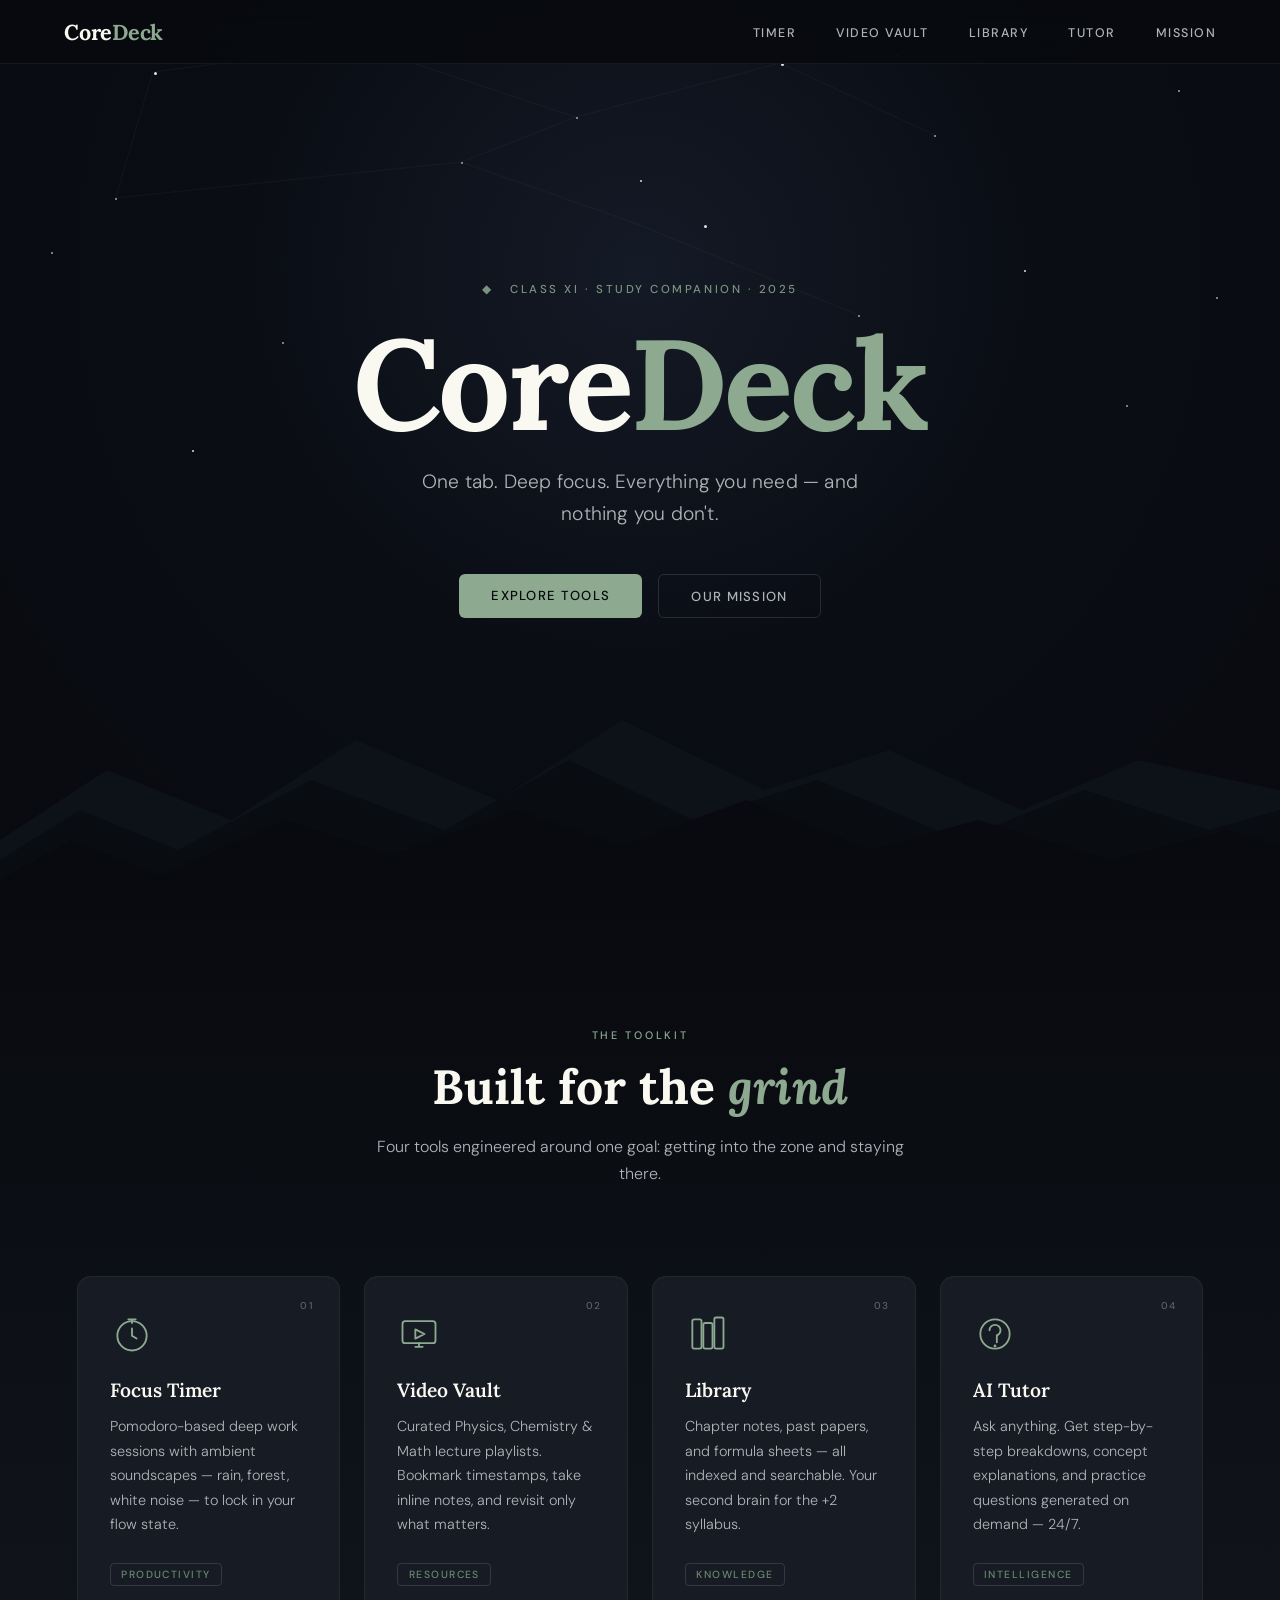
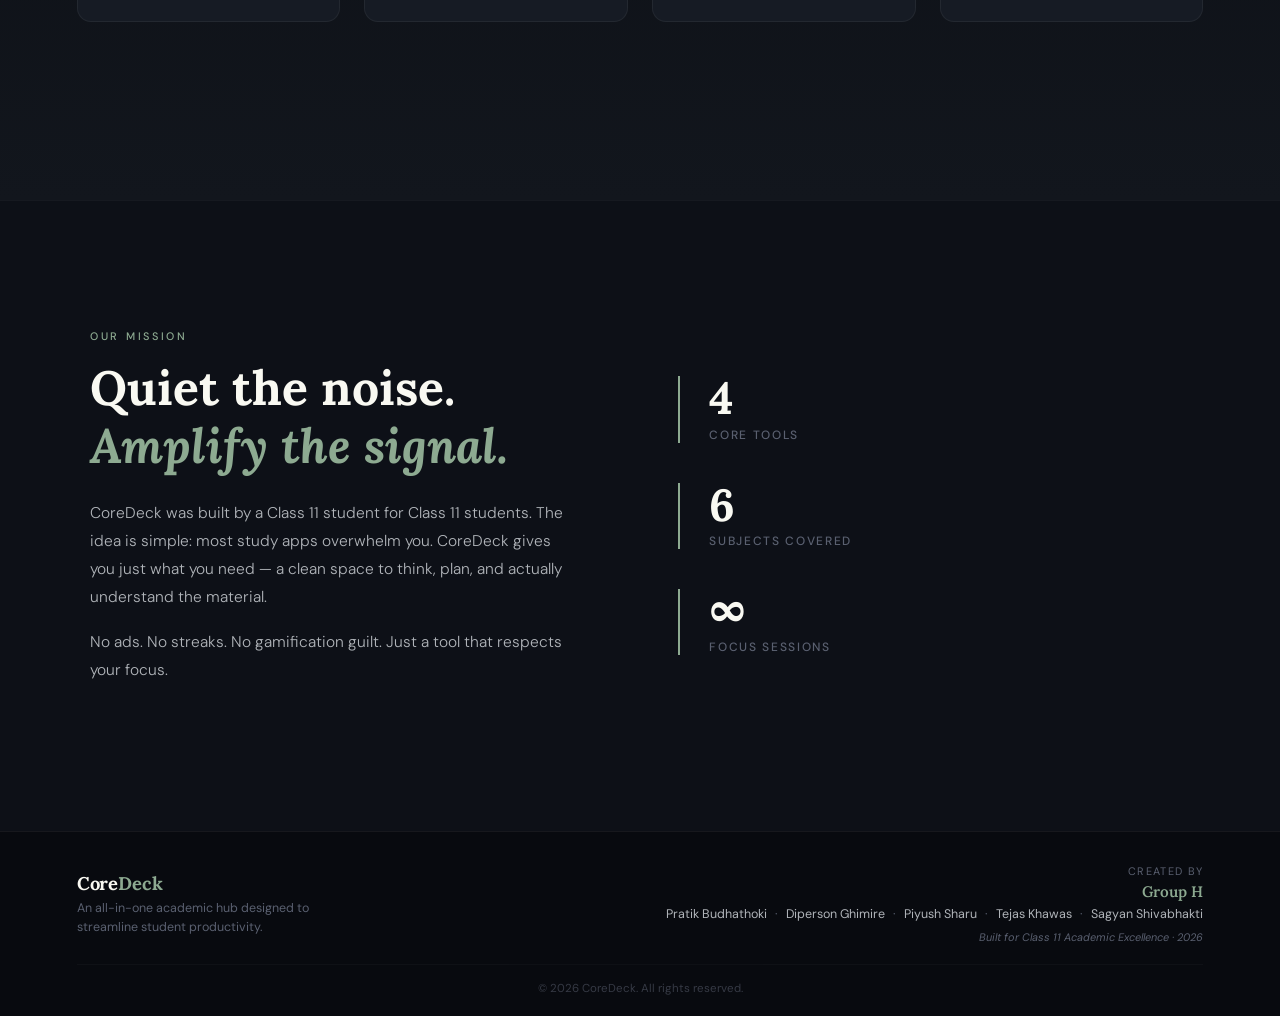
<file: index.html>
<!DOCTYPE html>
<html lang="en">
<head>
  <meta charset="UTF-8" />
  <meta name="viewport" content="width=device-width, initial-scale=1.0" />
  <title>CoreDeck — Late Night Study</title>
  <link rel="preconnect" href="https://fonts.googleapis.com" />
  <link rel="preconnect" href="https://fonts.gstatic.com" crossorigin />
  <link href="https://fonts.googleapis.com/css2?family=Lora:wght@400;600;700&family=DM+Sans:wght@300;400;500&display=swap" rel="stylesheet" />
  <link rel="stylesheet" href="style.css" />
</head>
<body>

  <!-- =============================================
       NAVIGATION
       HOME · TIMER · VIDEO VAULT · LIBRARY · TUTOR · MISSION
       Background: rgba(0,0,0,0.2) + blur(12px) — seamlessly
       blends into the night sky, matching the original design.
  ============================================= -->
  <nav class="navbar">
    <a href="index.html" class="nav-logo">Core<span>Deck</span></a>
    <ul class="nav-links">
      
      <li><a href="timer.html">Timer</a></li>
      <li><a href="videos.html">Video Vault</a></li>
      <li><a href="library.html">Library</a></li>
      <li><a href="tutor.html">Tutor</a></li>
      <li><a href="#mission">Mission</a></li>
    </ul>
  </nav>

  <!-- =============================================
       HERO SECTION (full-screen, 100vh)
       Contains: Star Constellation + Mountain Silhouette + Text
  ============================================= -->
  <section class="hero" id="home">

    <!--
      STAR CONSTELLATION
      ─────────────────────────────────────────────
      Each .star is a tiny CSS-generated dot (border-radius: 50%).
      The 'pulse-glow' animation uses box-shadow to create a soft,
      expanding luminous ring and opacity to gently fade in/out.
      animation-delay is varied per star so they don't pulse in sync,
      giving the sky a natural, alive feeling.
      ─────────────────────────────────────────────
    -->
    <div class="stars-container" aria-hidden="true">
      <!-- Scattered stars — positions set via inline style -->
      <span class="star s1"  style="top:8%;  left:12%"></span>
      <span class="star s2"  style="top:5%;  left:28%"></span>
      <span class="star s3"  style="top:13%; left:45%"></span>
      <span class="star s4"  style="top:7%;  left:61%"></span>
      <span class="star s5"  style="top:15%; left:73%"></span>
      <span class="star s6"  style="top:4%;  left:84%"></span>
      <span class="star s7"  style="top:22%; left:9%"></span>
      <span class="star s8"  style="top:18%; left:36%"></span>
      <span class="star s9"  style="top:25%; left:55%"></span>
      <span class="star s10" style="top:10%; left:92%"></span>
      <span class="star s11" style="top:30%; left:80%"></span>
      <span class="star s12" style="top:38%; left:22%"></span>
      <span class="star s13" style="top:35%; left:67%"></span>
      <span class="star s14" style="top:42%; left:48%"></span>
      <span class="star s15" style="top:20%; left:50%"></span>
      <span class="star s16" style="top:28%; left:4%"></span>
      <span class="star s17" style="top:45%; left:88%"></span>
      <span class="star s18" style="top:6%;  left:70%"></span>
      <span class="star s19" style="top:33%; left:95%"></span>
      <span class="star s20" style="top:50%; left:15%"></span>

      <!-- Constellation connector lines (SVG overlay) -->
      <svg class="constellation-lines" viewBox="0 0 1440 900" preserveAspectRatio="none" aria-hidden="true">
        <line x1="173"  y1="72"  x2="403"  y2="45"  />
        <line x1="403"  y1="45"  x2="648"  y2="117" />
        <line x1="648"  y1="117" x2="878"  y2="63"  />
        <line x1="878"  y1="63"  x2="1051" y2="135" />
        <line x1="130"  y1="198" x2="519"  y2="162" />
        <line x1="519"  y1="162" x2="720"  y2="225" />
        <line x1="720"  y1="225" x2="965"  y2="315" />
        <line x1="172"  y1="72"  x2="130"  y2="198" />
        <line x1="648"  y1="117" x2="519"  y2="162" />
      </svg>
    </div>

    <!-- Hero text block -->
    <div class="hero-content">
      <p class="hero-eyebrow">&#9670; &nbsp; Class XI · Study Companion · 2025</p>
      <h1 class="hero-title">Core<span>Deck</span></h1>
      <p class="hero-tagline">One tab. Deep focus. Everything you need — and nothing you don't.</p>

      <div class="hero-cta-group">
        <a href="#toolkit-section" class="btn btn-primary">Explore Tools</a>
        <a href="#mission"  class="btn btn-ghost">Our Mission</a>
      </div>
    </div>

    <!-- Scroll indicator -->
    <div class="scroll-hint" aria-label="Scroll down">
      <span class="scroll-label">SCROLL</span>
      <div class="scroll-arrow"></div>
    </div>

    <!--
      MOUNTAIN SILHOUETTE
      ─────────────────────────────────────────────
      Three layered SVG mountain ranges sit at the bottom of the hero.
      Each layer is a different shade of near-black to create depth.
      They overlap so the darkest (foreground) covers the others.
      ─────────────────────────────────────────────
    -->
    <div class="mountains" aria-hidden="true">
      <!-- Back range -->
      <svg class="mountain-layer mountain-back" viewBox="0 0 1440 220" preserveAspectRatio="none">
        <path d="M0,220 L0,160 L120,90 L260,140 L400,60 L560,120 L700,40 L860,110 L1000,70 L1150,130 L1280,80 L1440,110 L1440,220 Z"/>
      </svg>
      <!-- Mid range -->
      <svg class="mountain-layer mountain-mid" viewBox="0 0 1440 220" preserveAspectRatio="none">
        <path d="M0,220 L0,180 L90,130 L200,170 L350,100 L500,150 L640,80 L780,140 L920,100 L1080,160 L1220,110 L1360,150 L1440,130 L1440,220 Z"/>
      </svg>
      <!-- Front range -->
      <svg class="mountain-layer mountain-front" viewBox="0 0 1440 220" preserveAspectRatio="none">
        <path d="M0,220 L0,200 L80,160 L180,195 L320,140 L440,175 L580,130 L700,165 L840,120 L980,170 L1100,140 L1250,180 L1380,150 L1440,165 L1440,220 Z"/>
      </svg>
    </div>
  </section>

  <!-- =============================================
       FEATURES GALLERY SECTION
       ─────────────────────────────────────────────
       SMOOTH SCROLL LOGIC
       The navbar links use href="#toolkit-section" (anchor).
       CSS sets html { scroll-behavior: smooth } so the browser
       animates the scroll position natively — no JS needed.
       The hero's 100vh height ensures the gallery section begins
       just below the fold, making the scroll feel like a cinematic
       reveal rather than an abrupt jump.
       ─────────────────────────────────────────────
  ============================================= -->
  <section class="features" id="toolkit-section">
    <div class="section-header">
      <span class="section-label">THE TOOLKIT</span>
      <h2 class="section-title">Built for the <em>grind</em></h2>
      <p class="section-sub">Four tools engineered around one goal: getting into the zone and staying there.</p>
    </div>

    <div class="cards-grid">

      <!-- Card 1: Focus Timer -->
      <a href="timer.html" class="card-link">
        <article class="feature-card" data-index="01">
          <div class="card-icon">
            <svg viewBox="0 0 48 48" fill="none" xmlns="http://www.w3.org/2000/svg">
              <circle cx="24" cy="26" r="16" stroke="currentColor" stroke-width="2"/>
              <path d="M24 18v8l5 3" stroke="currentColor" stroke-width="2" stroke-linecap="round"/>
              <path d="M20 8h8M24 8v4" stroke="currentColor" stroke-width="2" stroke-linecap="round"/>
            </svg>
          </div>
          <h3 class="card-title">Focus Timer</h3>
          <p class="card-desc">Pomodoro-based deep work sessions with ambient soundscapes — rain, forest, white noise — to lock in your flow state.</p>
          <span class="card-tag">Productivity</span>
        </article>
      </a>

      <!-- Card 2: Video Vault -->
      <a href="videos.html" class="card-link">
        <article class="feature-card" data-index="02">
          <div class="card-icon">
            <svg viewBox="0 0 48 48" fill="none" xmlns="http://www.w3.org/2000/svg">
              <rect x="6" y="10" width="36" height="24" rx="3" stroke="currentColor" stroke-width="2"/>
              <path d="M20 38h8M24 34v4" stroke="currentColor" stroke-width="2" stroke-linecap="round"/>
              <path d="M20 19l10 5-10 5V19z" stroke="currentColor" stroke-width="2" stroke-linejoin="round"/>
            </svg>
          </div>
          <h3 class="card-title">Video Vault</h3>
          <p class="card-desc">Curated Physics, Chemistry & Math lecture playlists. Bookmark timestamps, take inline notes, and revisit only what matters.</p>
          <span class="card-tag">Resources</span>
        </article>
      </a>

      <!-- Card 3: Library -->
      <a href="library.html" class="card-link">
        <article class="feature-card" data-index="03">
          <div class="card-icon">
            <svg viewBox="0 0 48 48" fill="none" xmlns="http://www.w3.org/2000/svg">
              <rect x="8" y="8" width="10" height="32" rx="2" stroke="currentColor" stroke-width="2"/>
              <rect x="20" y="12" width="10" height="28" rx="2" stroke="currentColor" stroke-width="2"/>
              <rect x="32" y="6" width="10" height="34" rx="2" stroke="currentColor" stroke-width="2"/>
            </svg>
          </div>
          <h3 class="card-title">Library</h3>
          <p class="card-desc">Chapter notes, past papers, and formula sheets — all indexed and searchable. Your second brain for the +2 syllabus.</p>
          <span class="card-tag">Knowledge</span>
        </article>
      </a>

      <!-- Card 4: AI Tutor -->
      <a href="tutor.html" class="card-link">
        <article class="feature-card" data-index="04">
          <div class="card-icon">
            <svg viewBox="0 0 48 48" fill="none" xmlns="http://www.w3.org/2000/svg">
              <path d="M24 8a16 16 0 110 32A16 16 0 0124 8z" stroke="currentColor" stroke-width="2"/>
              <path d="M18 20c0-3.31 2.69-6 6-6s6 2.69 6 6c0 2.5-1.5 4.5-4 5.5V33" stroke="currentColor" stroke-width="2" stroke-linecap="round"/>
              <circle cx="24" cy="37" r="1.5" fill="currentColor"/>
            </svg>
          </div>
          <h3 class="card-title">AI Tutor</h3>
          <p class="card-desc">Ask anything. Get step-by-step breakdowns, concept explanations, and practice questions generated on demand — 24/7.</p>
          <span class="card-tag">Intelligence</span>
        </article>
      </a>

    </div>
  </section>

  <!-- =============================================
       MISSION SECTION (anchor: #mission)
  ============================================= -->
  <section class="mission" id="mission">
    <div class="mission-inner">
      <div class="mission-text">
        <span class="section-label">OUR MISSION</span>
        <h2 class="section-title">Quiet the noise.<br/><em>Amplify the signal.</em></h2>
        <p>CoreDeck was built by a Class 11 student for Class 11 students. The idea is simple: most study apps overwhelm you. CoreDeck gives you just what you need — a clean space to think, plan, and actually understand the material.</p>
        <p>No ads. No streaks. No gamification guilt. Just a tool that respects your focus.</p>
      </div>
      <div class="mission-stats">
        <div class="stat">
          <span class="stat-num">4</span>
          <span class="stat-label">Core Tools</span>
        </div>
        <div class="stat">
          <span class="stat-num">6</span>
          <span class="stat-label">Subjects Covered</span>
        </div>
        <div class="stat">
          <span class="stat-num">∞</span>
          <span class="stat-label">Focus Sessions</span>
        </div>
      </div>
    </div>
  </section>

  <!-- =============================================
       FOOTER
  ============================================= -->
<footer class="main-footer">
    <div class="footer-container">
        <div class="footer-left">
            <h2 class="nav-logo">Core<span>Deck</span></h2>
            <p class="project-overview">
                An all-in-one academic hub designed to <br> 
                streamline student productivity.
            </p>
            <div class="social-links">
                <a href="#"><i class="github-icon"></i></a> </div>
        </div>

        <div class="footer-right">
            <div class="credits-box">
                <p class="created-label">Created by</p>
                <h3 class="group-name">Group H</h3>
                <ul class="creator-list">
                    <li>Pratik Budhathoki</li>
                    <li>Diperson Ghimire</li>
                    <li>Piyush Sharu</li>
                    <li>Tejas Khawas</li>
                    <li>Sagyan Shivabhakti</li>
                </ul>
                <p class="academic-tag">Built for Class 11 Academic Excellence · 2026</p>
            </div>
        </div>
    </div>
    <div class="footer-bottom">
        <p>© 2026 CoreDeck. All rights reserved.</p>
    </div>
</footer>

<script src="timer-persistence.js"></script>
<script src="miniplayer.js"></script>
</body>
</html>
</file>
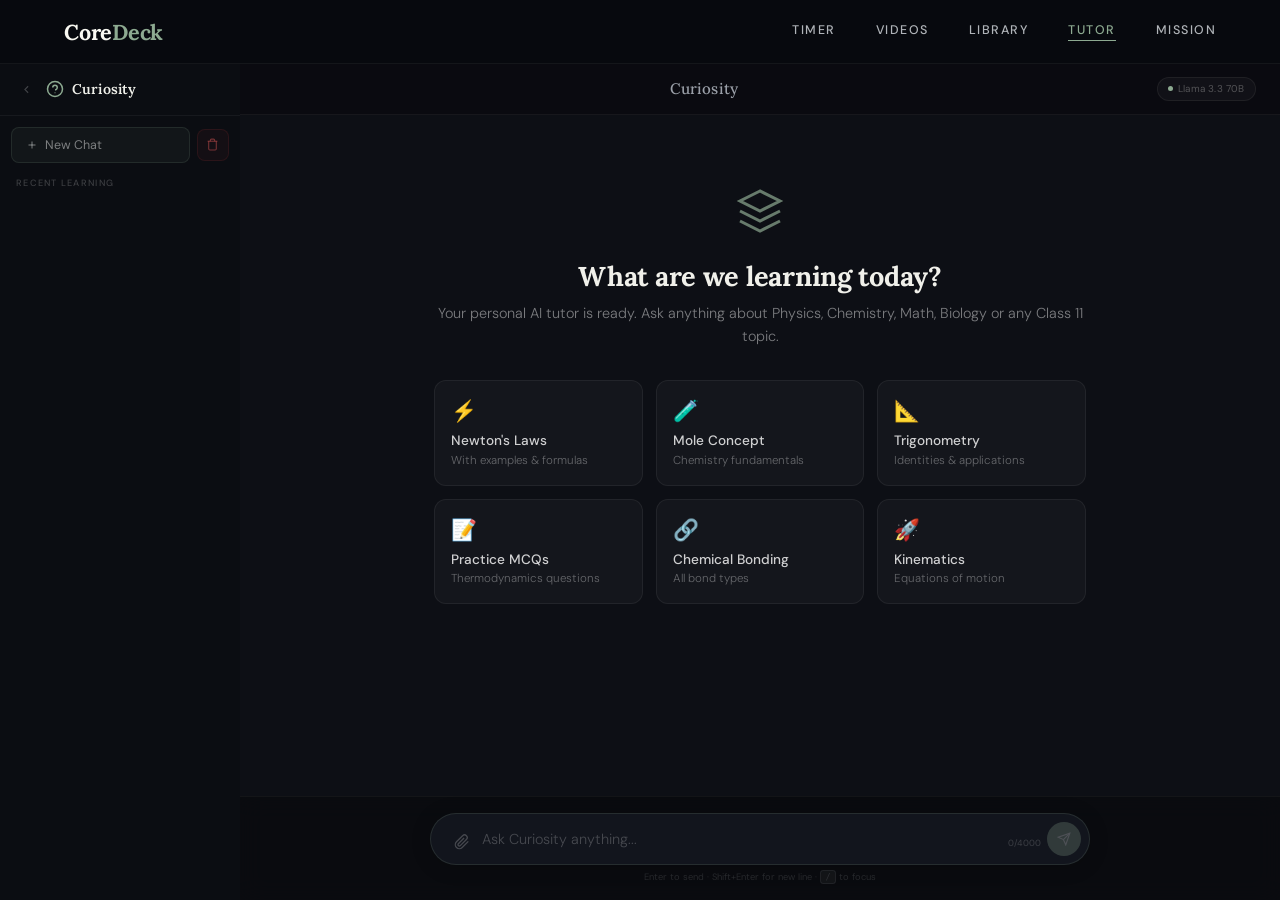
<file: tutor.html>
<!DOCTYPE html>
<html lang="en">
<head>
    <meta charset="UTF-8">
    <meta name="viewport" content="width=device-width, initial-scale=1.0">
    <title>CoreDeck — Curiosity AI</title>
    <link rel="preconnect" href="https://fonts.googleapis.com">
    <link rel="preconnect" href="https://fonts.gstatic.com" crossorigin>
    <link href="https://fonts.googleapis.com/css2?family=Lora:ital,wght@0,400;0,500;0,600;0,700;1,400&family=DM+Sans:ital,wght@0,300;0,400;0,500;0,600;0,700;1,300;1,400&display=swap" rel="stylesheet">
    <link rel="stylesheet" href="style.css">
    <link rel="stylesheet" href="tutor.css">
</head>
<body class="tutor-page">

    <!-- Navbar -->
    <nav class="navbar">
        <a href="index.html" class="nav-logo">Core<span>Deck</span></a>
        <div class="nav-links">
            <a href="timer.html">Timer</a>
            <a href="videos.html">Videos</a>
            <a href="library.html">Library</a>
            <a href="tutor.html" class="active">Tutor</a>
            <a href="index.html#mission">Mission</a>
        </div>
    </nav>

    <div class="tutor-layout">
        <!-- Sidebar -->
        <aside class="tutor-sidebar" id="tutorSidebar">
            <div class="sidebar-header">
                <button class="sidebar-collapse" id="sidebarCollapse" title="Collapse sidebar">
                    <svg viewBox="0 0 24 24" fill="none" stroke="currentColor" stroke-width="2">
                        <polyline points="15 18 9 12 15 6"></polyline>
                    </svg>
                </button>
                <svg class="sidebar-logo" viewBox="0 0 24 24" fill="none" stroke="currentColor" stroke-width="2">
                    <circle cx="12" cy="12" r="10"></circle>
                    <path d="M9 10c0-2 1.5-3 3-3s3 1 3 3 c0 1.5-.8 2.5-2 3v1"></path>
                    <circle cx="12" cy="17" r=".8" fill="currentColor" stroke="none"></circle>
                </svg>
                <!-- Fixed: Removed the '|' separator -->
                <span>Curiosity</span>
            </div>
            
            <div class="sidebar-top-actions">
                <button class="new-chat-btn" id="newChatBtn">
                    <svg viewBox="0 0 24 24" fill="none" stroke="currentColor" stroke-width="2">
                        <line x1="12" y1="5" x2="12" y2="19"></line>
                        <line x1="5" y1="12" x2="19" y2="12"></line>
                    </svg>
                    New Chat
                </button>
                <button class="clear-btn-top" id="clearHistoryBtn" title="Clear all chats">
                    <svg viewBox="0 0 24 24" fill="none" stroke="currentColor" stroke-width="2">
                        <polyline points="3 6 5 6 21 6"></polyline>
                        <path d="M19 6v14a2 2 0 0 1-2 2H7a2 2 0 0 1-2-2V6m3 0V4a2 2 0 0 1 2-2h4a2 2 0 0 1 2 2v2"></path>
                    </svg>
                </button>
            </div>

            <div class="chat-history-label">Recent Learning</div>
            <div class="chat-history-list" id="chatHistoryList">
                <!-- JS populates history -->
            </div>
        </aside>

        <!-- Main Chat Area -->
        <main class="tutor-main">
            <!-- Top Bar -->
            <div class="tutor-topbar">
                <div class="topbar-center">
                    <!-- Fixed: Changed title to Curiosity -->
                    <span class="topbar-title" id="chatTitle">Curiosity</span>
                </div>
                <div class="topbar-right">
                    <div class="model-badge">
                        <span class="model-dot"></span>
                        Llama 3.3 70B
                    </div>
                </div>
            </div>

            <!-- Chat Messages -->
            <div class="chat-messages" id="chatMessages">
                <!-- Welcome State -->
                <div class="welcome-state" id="welcomeState">
                    <svg class="welcome-icon" viewBox="0 0 24 24" fill="none" stroke="currentColor" stroke-width="1.5">
                        <path d="M12 2L2 7l10 5 10-5-10-5zM2 17l10 5 10-5M2 12l10 5 10-5"/>
                    </svg>
                    <h2>What are we learning today?</h2>
                    <p>Your personal AI tutor is ready. Ask anything about Physics, Chemistry, Math, Biology or any Class 11 topic.</p>
                    
                    <div class="welcome-grid">
                        <div class="welcome-card" data-prompt="Explain Newton's Laws of Motion with real-life examples" tabindex="0">
                            <div class="welcome-card-icon">⚡</div>
                            <h4>Newton's Laws</h4>
                            <p>With examples & formulas</p>
                        </div>
                        <div class="welcome-card" data-prompt="Explain the mole concept in chemistry" tabindex="0">
                            <div class="welcome-card-icon">🧪</div>
                            <h4>Mole Concept</h4>
                            <p>Chemistry fundamentals</p>
                        </div>
                        <div class="welcome-card" data-prompt="Teach me trigonometry identities and their applications" tabindex="0">
                            <div class="welcome-card-icon">📐</div>
                            <h4>Trigonometry</h4>
                            <p>Identities & applications</p>
                        </div>
                        <div class="welcome-card" data-prompt="Give me practice MCQs for thermodynamics" tabindex="0">
                            <div class="welcome-card-icon">📝</div>
                            <h4>Practice MCQs</h4>
                            <p>Thermodynamics questions</p>
                        </div>
                        <div class="welcome-card" data-prompt="Explain chemical bonding and all bond types" tabindex="0">
                            <div class="welcome-card-icon">🔗</div>
                            <h4>Chemical Bonding</h4>
                            <p>All bond types</p>
                        </div>
                        <div class="welcome-card" data-prompt="Teach me kinematics and equations of motion" tabindex="0">
                            <div class="welcome-card-icon">🚀</div>
                            <h4>Kinematics</h4>
                            <p>Equations of motion</p>
                        </div>
                    </div>
                </div>

                <!-- Typing Indicator -->
                <div class="typing-indicator" id="typingIndicator">
                    <div class="msg-avatar ai">
                        <svg viewBox="0 0 24 24" fill="none" stroke="currentColor" stroke-width="2">
                            <circle cx="12" cy="12" r="10"></circle>
                            <path d="M9 10c0-2 1.5-3 3-3s3 1 3 3 c0 1.5-.8 2.5-2 3v1"></path>
                            <circle cx="12" cy="17" r=".8" fill="currentColor" stroke="none"></circle>
                        </svg>
                    </div>
                    <div class="typing-dots">
                        <span></span><span></span><span></span>
                    </div>
                </div>
            </div>

            <!-- Input Area -->
            <div class="chat-input-area">
                <div class="centered-input">
                    <div class="image-preview-row" id="imagePreviewRow" style="display:none;">
                        <div class="image-preview-list" id="imagePreviewList"></div>
                    </div>
                    <div class="input-box">
                        <button class="input-icon-btn" title="Attach image">
                            <label for="imageInput" style="cursor:pointer;display:flex;align-items:center;">
                                <svg viewBox="0 0 24 24" fill="none" stroke="currentColor" stroke-width="2">
                                    <path d="M21.44 11.05l-9.19 9.19a6 6 0 0 1-8.49-8.49l9.19-9.19a4 4 0 0 1 5.66 5.66l-9.2 9.19a2 2 0 0 1-2.83-2.83l8.49-8.48"></path>
                                </svg>
                            </label>
                            <input type="file" id="imageInput" accept="image/*" multiple style="display:none;">
                        </button>
                        <textarea id="chatInput" placeholder="Ask Curiosity anything..." rows="1"></textarea>
                        <div class="char-count" id="charCount">0/4000</div>
                        <button class="send-btn" id="sendBtn" disabled>
                            <svg viewBox="0 0 24 24" fill="none" stroke="currentColor" stroke-width="2">
                                <line x1="22" y1="2" x2="11" y2="13"></line>
                                <polygon points="22 2 15 22 11 13 2 9 22 2"></polygon>
                            </svg>
                        </button>
                    </div>
                    <div class="input-hint">
                        Enter to send · Shift+Enter for new line · <kbd>/</kbd> to focus
                    </div>
                </div>
            </div>

        </main>
    </div>

    <script src="tutor.js"></script>
    <script src="timer-persistence.js"></script>
<script src="miniplayer.js"></script>
</body>
</html>
</file>
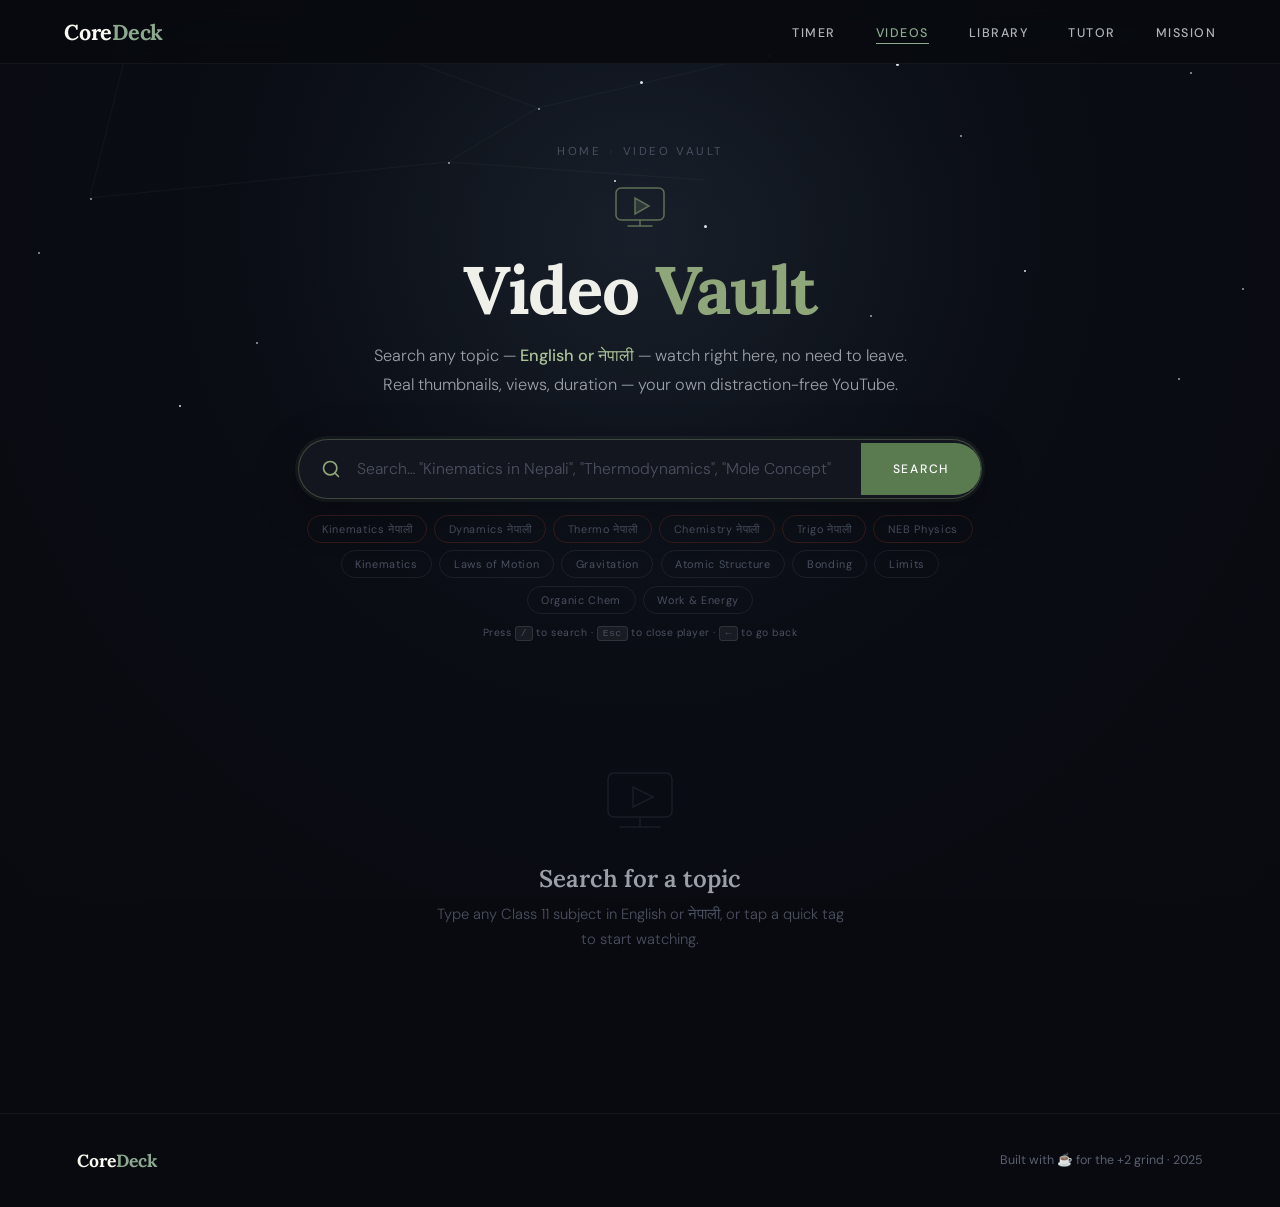
<file: videos.html>
<!DOCTYPE html>
<html lang="en">
<head>
  <meta charset="UTF-8" />
  <meta name="viewport" content="width=device-width, initial-scale=1.0" />
  <title>CoreDeck — Video Vault</title>
  <link rel="preconnect" href="https://fonts.googleapis.com" />
  <link rel="preconnect" href="https://fonts.gstatic.com" crossorigin />
  <link href="https://fonts.googleapis.com/css2?family=Lora:wght@400;600;700&family=DM+Sans:wght@300;400;500&display=swap" rel="stylesheet" />
  <link rel="stylesheet" href="style.css" />
  <link rel="stylesheet" href="videos.css" />
</head>
<body>

  <!-- STARRY BACKGROUND — fixed layer like library page -->
  <div class="vault-bg" aria-hidden="true">
    <div class="stars-container">
      <span class="star s1"  style="top:5%;  left:10%"></span>
      <span class="star s2"  style="top:3%;  left:25%"></span>
      <span class="star s3"  style="top:12%; left:42%"></span>
      <span class="star s4"  style="top:6%;  left:60%"></span>
      <span class="star s5"  style="top:15%; left:75%"></span>
      <span class="star s6"  style="top:4%;  left:88%"></span>
      <span class="star s7"  style="top:22%; left:7%"></span>
      <span class="star s8"  style="top:18%; left:35%"></span>
      <span class="star s9"  style="top:25%; left:55%"></span>
      <span class="star s10" style="top:8%;  left:93%"></span>
      <span class="star s11" style="top:30%; left:80%"></span>
      <span class="star s12" style="top:38%; left:20%"></span>
      <span class="star s13" style="top:35%; left:68%"></span>
      <span class="star s14" style="top:9%;  left:50%"></span>
      <span class="star s15" style="top:20%; left:48%"></span>
      <span class="star s16" style="top:28%; left:3%"></span>
      <span class="star s17" style="top:42%; left:92%"></span>
      <span class="star s18" style="top:7%;  left:70%"></span>
      <span class="star s19" style="top:32%; left:97%"></span>
      <span class="star s20" style="top:45%; left:14%"></span>
      <svg class="constellation-lines" viewBox="0 0 1440 900" preserveAspectRatio="none">
        <line x1="144" y1="45"  x2="360" y2="27"/>
        <line x1="360" y1="27"  x2="605" y2="108"/>
        <line x1="605" y1="108" x2="864" y2="54"/>
        <line x1="864" y1="54"  x2="1267" y2="36"/>
        <line x1="101" y1="198" x2="504" y2="162"/>
        <line x1="504" y1="162" x2="792" y2="180"/>
        <line x1="144" y1="45"  x2="101" y2="198"/>
        <line x1="605" y1="108" x2="504" y2="162"/>
      </svg>
    </div>
    <div class="vault-glow"></div>
  </div>

  <!-- NAVIGATION -->
  <nav class="navbar">
    <a href="index.html" class="nav-logo">Core<span>Deck</span></a>
    <ul class="nav-links">
      <li><a href="timer.html">Timer</a></li>
      <li><a href="videos.html" class="active">Videos</a></li>
      <li><a href="library.html">Library</a></li>
      <li><a href="tutor.html">Tutor</a></li>
      <li><a href="index.html#mission">Mission</a></li>
    </ul>
  </nav>

  <!-- PAGE HERO -->
  <section class="vault-hero">
    <p class="breadcrumb">
      <a href="index.html">Home</a><span class="sep">›</span>Video Vault
    </p>
    <div class="hero-icon">
      <svg viewBox="0 0 56 56" fill="none" stroke="currentColor" stroke-width="1.5" stroke-linecap="round">
        <rect x="4" y="10" width="48" height="32" rx="5"/>
        <polygon points="23,20 23,36 37,28" fill="currentColor" opacity="0.3" stroke="none"/>
        <polygon points="23,20 23,36 37,28"/>
        <line x1="16" y1="48" x2="40" y2="48"/>
        <line x1="28" y1="42" x2="28" y2="48"/>
      </svg>
    </div>
    <h1>Video <span>Vault</span></h1>
    <p class="hero-desc">
      Search any topic — <strong>English or नेपाली</strong> — watch right here, no need to leave.
      Real thumbnails, views, duration — your own distraction-free YouTube.
    </p>
  </section>

  <!-- SEARCH -->
  <section class="vault-search">
    <form class="search-box" id="sForm" autocomplete="off">
      <div class="s-icon">
        <svg viewBox="0 0 24 24" fill="none" stroke="currentColor" stroke-width="2" stroke-linecap="round">
          <circle cx="11" cy="11" r="8"/>
          <line x1="21" y1="21" x2="16.65" y2="16.65"/>
        </svg>
      </div>
      <input type="text" id="sInput"
             placeholder='Search… "Kinematics in Nepali", "Thermodynamics", "Mole Concept"'
             autofocus />
      <button type="submit" class="s-btn">Search</button>
    </form>

    <div class="vault-tags">
      <button class="v-tag np-tag" data-q="Class 11 Physics Kinematics in Nepali">Kinematics नेपाली</button>
      <button class="v-tag np-tag" data-q="Class 11 Dynamics in Nepali">Dynamics नेपाली</button>
      <button class="v-tag np-tag" data-q="Class 11 Thermodynamics Nepali">Thermo नेपाली</button>
      <button class="v-tag np-tag" data-q="Class 11 Chemistry Nepali">Chemistry नेपाली</button>
      <button class="v-tag np-tag" data-q="Class 11 Math Trigonometry Nepali">Trigo नेपाली</button>
      <button class="v-tag np-tag" data-q="NEB Class 11 Physics Nepali">NEB Physics</button>
      <button class="v-tag" data-q="Class 11 Physics Kinematics">Kinematics</button>
      <button class="v-tag" data-q="Class 11 Laws of Motion">Laws of Motion</button>
      <button class="v-tag" data-q="Class 11 Gravitation">Gravitation</button>
      <button class="v-tag" data-q="Class 11 Atomic Structure">Atomic Structure</button>
      <button class="v-tag" data-q="Class 11 Chemical Bonding">Bonding</button>
      <button class="v-tag" data-q="Class 11 Limits and Derivatives">Limits</button>
      <button class="v-tag" data-q="Class 11 Organic Chemistry">Organic Chem</button>
      <button class="v-tag" data-q="Class 11 Work Energy Power">Work & Energy</button>
    </div>

    <!-- Keyboard shortcut hint -->
    <p style="text-align:center;margin-top:0.8rem;font-size:0.65rem;color:var(--clr-text-muted);letter-spacing:0.05em;">
      Press <kbd style="background:rgba(255,255,255,0.06);padding:1px 5px;border-radius:3px;border:1px solid rgba(255,255,255,0.1);font-size:0.6rem;">/</kbd> to search
      · <kbd style="background:rgba(255,255,255,0.06);padding:1px 5px;border-radius:3px;border:1px solid rgba(255,255,255,0.1);font-size:0.6rem;">Esc</kbd> to close player
      · <kbd style="background:rgba(255,255,255,0.06);padding:1px 5px;border-radius:3px;border:1px solid rgba(255,255,255,0.1);font-size:0.6rem;">←</kbd> to go back
    </p>
  </section>

  <!-- RESULTS SECTION -->
  <section class="vault-results">

    <!-- ── WATCH MODE (in-page player + sidebar) ── -->
    <div class="watch-mode" id="watchMode">
      <div class="watch-close-bar">
        <button class="watch-close-btn" id="wBack" style="display:none;">
          <svg width="14" height="14" viewBox="0 0 24 24" fill="none" stroke="currentColor" stroke-width="2" stroke-linecap="round">
            <polyline points="15 18 9 12 15 6"/>
          </svg>
          Previous
        </button>
        <button class="watch-close-btn" id="watchClose">
          <svg width="14" height="14" viewBox="0 0 24 24" fill="none" stroke="currentColor" stroke-width="2" stroke-linecap="round">
            <line x1="18" y1="6" x2="6" y2="18"/>
            <line x1="6" y1="6" x2="18" y2="18"/>
          </svg>
          Close Player
        </button>
      </div>

      <div class="watch-container">
        <!-- Left: Video Player -->
        <div>
          <div class="watch-player">
            <iframe id="wFrame" src=""
                    allow="accelerometer; autoplay; clipboard-write; encrypted-media; gyroscope; picture-in-picture; web-share"
                    allowfullscreen></iframe>
          </div>
          <div class="watch-info">
            <h2 class="watch-title" id="wTitle"></h2>
            <div class="watch-stats-row">
              <div class="watch-stats" id="wStats"></div>
              <div class="watch-actions">
                <a class="watch-action-btn yt" id="wYT" href="#" target="_blank" rel="noopener">
                  <svg viewBox="0 0 24 24" fill="currentColor">
                    <path d="M23.5 6.2a3 3 0 0 0-2.1-2.1C19.5 3.5 12 3.5 12 3.5s-7.5 0-9.4.6A3 3 0 0 0 .5 6.2 31.4 31.4 0 0 0 0 12a31.4 31.4 0 0 0 .5 5.8 3 3 0 0 0 2.1 2.1c1.9.6 9.4.6 9.4.6s7.5 0 9.4-.6a3 3 0 0 0 2.1-2.1A31.4 31.4 0 0 0 24 12a31.4 31.4 0 0 0-.5-5.8zM9.8 15.5V8.5l6.2 3.5-6.2 3.5z"/>
                  </svg>
                  YouTube
                </a>
                <button class="watch-action-btn" id="wMoreCh">
                  <svg viewBox="0 0 24 24" fill="none" stroke="currentColor" stroke-width="2">
                    <circle cx="11" cy="11" r="8"/>
                    <line x1="21" y1="21" x2="16.65" y2="16.65"/>
                  </svg>
                  More from channel
                </button>
              </div>
            </div>
            <div class="watch-ch" id="wChRow"></div>
            <div class="watch-desc" id="wDesc"></div>
            <button class="desc-toggle" id="wDescToggle">Show more</button>
          </div>
        </div>

        <!-- Right: Related Videos -->
        <div class="watch-sidebar" id="wSidebar">
          <p class="sidebar-label">Up Next</p>
          <div id="wRelated"></div>
        </div>
      </div>
    </div>

    <!-- Status Bar -->
    <div class="v-status" id="vStatus" style="display:none">
      <span class="v-count" id="vCount"></span>
      <div class="v-filters">
        <button class="v-filter on" data-f="all">All</button>
        <button class="v-filter" data-f="nepali">🇳🇵 नेपाली</button>
        <button class="v-filter" data-f="english">🌐 English</button>
      </div>
    </div>

    <!-- Loading State -->
    <div class="v-loading" id="vLoading">
      <div class="v-spinner"></div>
      <p>Searching YouTube…</p>
    </div>

    <!-- Empty State -->
    <div class="v-empty" id="vEmpty">
      <div class="v-empty-icon">
        <svg viewBox="0 0 80 80" fill="none" stroke="currentColor" stroke-width="1.5" stroke-linecap="round">
          <rect x="8" y="14" width="64" height="44" rx="6"/>
          <polygon points="33,28 33,48 53,38"/>
          <line x1="20" y1="68" x2="60" y2="68"/>
          <line x1="40" y1="58" x2="40" y2="68"/>
        </svg>
      </div>
      <h3>Search for a topic</h3>
      <p>Type any Class 11 subject in English or नेपाली, or tap a quick tag to start watching.</p>
    </div>

    <!-- Video Grid -->
    <div class="v-grid" id="vGrid"></div>

    <!-- Load More -->
    <div class="v-loadmore" id="vMore">
      <button class="v-loadmore-btn" id="vMoreBtn">Load More Results</button>
    </div>
  </section>

  <!-- BACK TO TOP -->
  <button class="v-totop" id="vTop" aria-label="Back to top">
    <svg width="18" height="18" viewBox="0 0 24 24" fill="none" stroke="currentColor" stroke-width="2" stroke-linecap="round">
      <polyline points="18 15 12 9 6 15"/>
    </svg>
  </button>

  <!-- FOOTER -->
  <footer class="footer">
    <a href="index.html" class="footer-logo">Core<span>Deck</span></a>
    <span class="footer-copy">Built with ☕ for the +2 grind · 2025</span>
  </footer>

  <!-- Load the video engine -->
  <script src="videos.js"></script>
<script src="timer-persistence.js"></script>
<script src="miniplayer.js"></script>
</body>
</html>
</file>
<file: style.css>
/* =================================================
   COREDECK — style.css
   Shared base + Home page styles
   ================================================= */

/* ─────────────────────────────────────────────────
   SHARED TOKENS — available to ALL pages
   ───────────────────────────────────────────────── */
:root {
  --font-serif: 'Lora', serif;
  --font-sans:  'DM Sans', sans-serif;
  --nav-h:      64px;
  --nav-height: 64px;
  --transition: 0.3s cubic-bezier(0.4, 0, 0.2, 1);
  --transition-smooth: 0.3s cubic-bezier(0.4, 0, 0.2, 1);
  --radius:     14px;

  /* Shared accent — used by timer, videos, tutor */
  --clr-accent:       #8fa67a;
  --clr-accent-light: #adc49a;
  --clr-accent-muted: #5a7a50;

  /* Shared backgrounds */
  --clr-bg-deep:      #080a0f;
  --clr-bg-primary:   #0d0f15;
  --clr-bg-card:      #13161e;
  --clr-bg-card-hover:#1a1f28;
  --clr-bg-sidebar:   #0f1117;

  /* Shared text */
  --clr-text-primary:   #f0f0ea;
  --clr-text-secondary: #9a9fa8;
  --clr-text-muted:     #4a5060;

  /* Shared border */
  --clr-border: rgba(255,255,255,0.07);

  /* Home page specific (kept in :root for home page use) */
  --bg-deep:      #080a0f;
  --bg-mid:       #0d1017;
  --bg-surface:   #12161d;
  --bg-card:      #161b24;
  --bg-card-hover:#1c2330;

  --text-primary:   #F9F9F2;
  --text-secondary: #b0b4b9;
  --text-muted:     #5a6070;

  --accent:         #8DAA91;
  --accent-dim:     #6a876e;
  --accent-glow:    rgba(141, 170, 145, 0.18);

  --star-color:     #d8e4f0;
  --star-glow:      rgba(210, 228, 245, 0.55);
  --line-color:     rgba(141, 170, 145, 0.12);
}

/* ─────────────────────────────────────────────────
   RESET + BASE
   ───────────────────────────────────────────────── */
*, *::before, *::after {
  box-sizing: border-box;
  margin: 0;
  padding: 0;
}

html {
  scroll-behavior: smooth;
  font-size: 16px;
}

body {
  font-family: var(--font-sans);
  background-color: var(--bg-deep);
  color: var(--text-primary);
  -webkit-font-smoothing: antialiased;
  overflow-x: hidden;
}

a { text-decoration: none; color: inherit; }
ul { list-style: none; }
em { font-style: italic; color: var(--accent); }

/* ─────────────────────────────────────────────────
   SHARED NAVBAR — works on ALL pages
   ───────────────────────────────────────────────── */
.navbar {
  position: fixed;
  top: 0; left: 0; right: 0;
  height: var(--nav-h);
  display: flex;
  align-items: center;
  justify-content: space-between;
  padding: 0 clamp(24px, 5vw, 72px);
  z-index: 100;
  background: rgba(8,10,15,0.92);
  backdrop-filter: blur(12px);
  -webkit-backdrop-filter: blur(12px);
  border-bottom: 1px solid rgba(255,255,255,0.05);
}

.nav-logo {
  font-family: var(--font-serif);
  font-size: 1.35rem;
  font-weight: 700;
  letter-spacing: -0.01em;
  color: var(--text-primary);
}
.nav-logo span { color: var(--accent); }

.nav-links {
  display: flex;
  gap: 2.5rem;
}
.nav-links a {
  font-size: 0.78rem;
  font-weight: 500;
  letter-spacing: 0.12em;
  text-transform: uppercase;
  color: var(--text-secondary);
  transition: color var(--transition);
  padding-bottom: 2px;
}
.nav-links a:hover { color: var(--text-primary); }
.nav-links a.active {
  color: var(--accent);
  border-bottom: 1.5px solid var(--accent);
}

/* ─────────────────────────────────────────────────
   SHARED BUTTONS
   ───────────────────────────────────────────────── */
.btn {
  display: inline-block;
  padding: 0.78rem 2rem;
  font-family: var(--font-sans);
  font-size: 0.82rem;
  font-weight: 500;
  letter-spacing: 0.1em;
  text-transform: uppercase;
  border-radius: 6px;
  transition: all var(--transition);
  cursor: pointer;
  border: none;
}

.btn-primary {
  background-color: var(--accent);
  color: #06080c;
}
.btn-primary:hover {
  background-color: #a3c0a7;
  box-shadow: 0 0 22px var(--accent-glow);
  transform: translateY(-1px);
}

.btn-ghost {
  background: transparent;
  color: var(--text-secondary);
  border: 1px solid rgba(255,255,255,0.12);
}
.btn-ghost:hover {
  border-color: var(--accent);
  color: var(--accent);
  transform: translateY(-1px);
}

/* ─────────────────────────────────────────────────
   SHARED FOOTER
   ───────────────────────────────────────────────── */
.footer {
  background: var(--bg-deep);
  border-top: 1px solid rgba(255,255,255,0.05);
  padding: 2.2rem clamp(24px, 6vw, 80px);
  display: flex;
  align-items: center;
  justify-content: space-between;
  flex-wrap: wrap;
  gap: 1rem;
}

.footer-logo {
  font-family: var(--font-serif);
  font-size: 1.1rem;
  font-weight: 700;
  color: var(--text-primary);
}
.footer-logo span { color: var(--accent); }

.footer-copy {
  font-size: 0.78rem;
  color: var(--text-muted);
}

/* ═══════════════════════════════════════════════
   HOME PAGE ONLY STYLES
   ═══════════════════════════════════════════════ */

/* Hero — home only */
.hero {
  position: relative;
  width: 100%;
  height: 100vh;
  min-height: 600px;
  display: flex;
  align-items: center;
  justify-content: center;
  overflow: hidden;
  background: radial-gradient(
    ellipse at 50% 30%,
    #141a26 0%,
    #0a0d14 45%,
    var(--bg-deep) 100%
  );
}

/* Star animations */
@keyframes pulse-glow {
  0%, 100% {
    opacity: 0.40;
    box-shadow:
      0 0 2px 1px var(--star-glow),
      0 0 4px 2px rgba(210, 228, 245, 0.12);
  }
  50% {
    opacity: 1;
    box-shadow:
      0 0 3px 1px #e8f0fb,
      0 0 10px 4px var(--star-glow),
      0 0 22px 8px rgba(210, 228, 245, 0.07);
  }
}

.stars-container {
  position: absolute;
  inset: 0;
  pointer-events: none;
  z-index: 1;
}

.star {
  position: absolute;
  border-radius: 50%;
  background-color: var(--star-color);
  animation: pulse-glow 4s ease-in-out infinite;
}

.s1,  .s4,  .s9,  .s14, .s18 { width: 3px; height: 3px; }
.s2,  .s6,  .s11, .s15, .s20 { width: 2px; height: 2px; }
.s3,  .s5,  .s7,  .s8,  .s10,
.s12, .s13, .s16, .s17, .s19 { width: 2px; height: 2px; opacity: 0.7; }

.s1  { animation-delay: 0s;    animation-duration: 4.2s; }
.s2  { animation-delay: 0.6s;  animation-duration: 5.1s; }
.s3  { animation-delay: 1.1s;  animation-duration: 3.8s; }
.s4  { animation-delay: 0.3s;  animation-duration: 6.0s; }
.s5  { animation-delay: 1.8s;  animation-duration: 4.5s; }
.s6  { animation-delay: 2.4s;  animation-duration: 5.3s; }
.s7  { animation-delay: 0.9s;  animation-duration: 4.0s; }
.s8  { animation-delay: 3.0s;  animation-duration: 5.7s; }
.s9  { animation-delay: 1.5s;  animation-duration: 3.5s; }
.s10 { animation-delay: 0.2s;  animation-duration: 6.2s; }
.s11 { animation-delay: 2.1s;  animation-duration: 4.8s; }
.s12 { animation-delay: 3.6s;  animation-duration: 5.0s; }
.s13 { animation-delay: 1.3s;  animation-duration: 4.3s; }
.s14 { animation-delay: 2.7s;  animation-duration: 3.9s; }
.s15 { animation-delay: 0.7s;  animation-duration: 5.5s; }
.s16 { animation-delay: 4.0s;  animation-duration: 4.1s; }
.s17 { animation-delay: 1.9s;  animation-duration: 6.4s; }
.s18 { animation-delay: 3.3s;  animation-duration: 4.7s; }
.s19 { animation-delay: 0.5s;  animation-duration: 5.8s; }
.s20 { animation-delay: 2.9s;  animation-duration: 3.6s; }

.constellation-lines {
  position: absolute;
  inset: 0;
  width: 100%;
  height: 100%;
}
.constellation-lines line {
  stroke: var(--line-color);
  stroke-width: 0.6;
}

/* Hero content */
@keyframes hero-enter {
  from { opacity: 0; transform: translateY(28px); }
  to   { opacity: 1; transform: translateY(0); }
}

.hero-content {
  position: relative;
  z-index: 2;
  text-align: center;
  padding: 0 24px;
  animation: hero-enter 1.2s cubic-bezier(0.22, 1, 0.36, 1) both;
}

.hero-eyebrow {
  font-size: 0.72rem;
  font-weight: 500;
  letter-spacing: 0.22em;
  text-transform: uppercase;
  color: var(--accent);
  margin-bottom: 1.4rem;
  opacity: 0.85;
}

.hero-title {
  font-family: var(--font-serif);
  font-size: clamp(3.8rem, 10vw, 8rem);
  font-weight: 700;
  line-height: 1.0;
  letter-spacing: -0.02em;
  color: var(--text-primary);
  margin-bottom: 1.2rem;
}
.hero-title span { color: var(--accent); }

.hero-tagline {
  font-size: clamp(1rem, 2.2vw, 1.2rem);
  font-weight: 300;
  color: var(--text-secondary);
  max-width: 480px;
  margin: 0 auto 2.8rem;
  line-height: 1.65;
  letter-spacing: 0.01em;
}

.hero-cta-group {
  display: flex;
  gap: 1rem;
  justify-content: center;
  flex-wrap: wrap;
}

/* Scroll hint */
.scroll-hint {
  position: absolute;
  bottom: 100px;
  left: 50%;
  transform: translateX(-50%);
  display: flex;
  flex-direction: column;
  align-items: center;
  gap: 8px;
  z-index: 2;
  animation: fade-bob 2.5s ease-in-out infinite;
}
.scroll-label {
  font-size: 0.62rem;
  letter-spacing: 0.22em;
  color: var(--text-muted);
}
.scroll-arrow {
  width: 14px;
  height: 14px;
  border-right: 1.5px solid var(--text-muted);
  border-bottom: 1.5px solid var(--text-muted);
  transform: rotate(45deg);
}
@keyframes fade-bob {
  0%, 100% {
    opacity: 0.4;
    transform: translateX(-50%) translateY(0);
  }
  50% {
    opacity: 0.9;
    transform: translateX(-50%) translateY(5px);
  }
}

/* Mountains */
.mountains {
  position: absolute;
  bottom: 0; left: 0; right: 0;
  height: 220px;
  z-index: 2;
  pointer-events: none;
}
.mountain-layer {
  position: absolute;
  bottom: 0; left: 0;
  width: 100%; height: 100%;
}
.mountain-back  { fill: #0d1118; }
.mountain-mid   { fill: #090c11; }
.mountain-front { fill: var(--bg-deep); }

/* Features section */
.features {
  background: linear-gradient(
    to bottom,
    var(--bg-deep) 0%,
    var(--bg-surface) 100%
  );
  padding: clamp(80px, 10vw, 140px) clamp(24px, 6vw, 80px);
  min-height: 100vh;
}

.section-header {
  text-align: center;
  max-width: 560px;
  margin: 0 auto clamp(56px, 7vw, 88px);
}
.section-label {
  display: block;
  font-size: 0.68rem;
  font-weight: 500;
  letter-spacing: 0.25em;
  text-transform: uppercase;
  color: var(--accent);
  margin-bottom: 1rem;
}
.section-title {
  font-family: var(--font-serif);
  font-size: clamp(2rem, 4.5vw, 3rem);
  font-weight: 700;
  line-height: 1.2;
  color: var(--text-primary);
  margin-bottom: 1.1rem;
}
.section-sub {
  font-size: 1rem;
  font-weight: 300;
  color: var(--text-secondary);
  line-height: 1.7;
}

/* Card link */
.card-link {
  display: block;
  text-decoration: none;
  color: inherit;
  cursor: pointer;
  border-radius: var(--radius);
}
.card-link:focus-visible .feature-card {
  outline: 2px solid var(--accent);
  outline-offset: 2px;
}

/* Cards grid */
.cards-grid {
  display: grid;
  grid-template-columns: repeat(auto-fit, minmax(260px, 1fr));
  gap: 1.5rem;
  max-width: 1200px;
  margin: 0 auto;
}

.feature-card {
  background: var(--bg-card);
  border: 1px solid rgba(255,255,255,0.055);
  border-radius: var(--radius);
  padding: 2.2rem 2rem;
  position: relative;
  overflow: hidden;
  transition:
    background var(--transition),
    border-color var(--transition),
    transform var(--transition);
}
.feature-card::before {
  content: '';
  position: absolute;
  top: 0; left: 10%; right: 10%;
  height: 1px;
  background: linear-gradient(
    to right,
    transparent,
    var(--accent-dim),
    transparent
  );
  opacity: 0;
  transition: opacity var(--transition);
}
.feature-card:hover {
  background: var(--bg-card-hover);
  border-color: rgba(141, 170, 145, 0.18);
  transform: translateY(-4px);
}
.feature-card:hover::before { opacity: 1; }
.feature-card::after {
  content: attr(data-index);
  position: absolute;
  top: 1.4rem; right: 1.6rem;
  font-size: 0.62rem;
  font-weight: 500;
  letter-spacing: 0.12em;
  color: var(--text-muted);
}

.card-icon {
  width: 44px; height: 44px;
  color: var(--accent);
  margin-bottom: 1.4rem;
}
.card-icon svg { width: 100%; height: 100%; }

.card-title {
  font-family: var(--font-serif);
  font-size: 1.2rem;
  font-weight: 600;
  color: var(--text-primary);
  margin-bottom: 0.75rem;
}

.card-desc {
  font-size: 0.9rem;
  font-weight: 300;
  color: var(--text-secondary);
  line-height: 1.7;
  margin-bottom: 1.6rem;
}

.card-tag {
  display: inline-block;
  font-size: 0.65rem;
  font-weight: 500;
  letter-spacing: 0.14em;
  text-transform: uppercase;
  color: var(--accent-dim);
  border: 1px solid rgba(141, 170, 145, 0.22);
  border-radius: 4px;
  padding: 0.25rem 0.65rem;
}

/* Mission section */
.mission {
  background: var(--bg-mid);
  padding: clamp(80px, 10vw, 140px) clamp(24px, 6vw, 80px);
  border-top: 1px solid rgba(255,255,255,0.04);
}

.mission-inner {
  max-width: 1100px;
  margin: 0 auto;
  display: grid;
  grid-template-columns: 1fr 1fr;
  gap: clamp(48px, 6vw, 96px);
  align-items: center;
}

.mission-text .section-label { text-align: left; }
.mission-text .section-title { text-align: left; margin-bottom: 1.6rem; }
.mission-text p {
  font-size: 0.97rem;
  font-weight: 300;
  color: var(--text-secondary);
  line-height: 1.8;
  margin-bottom: 1.1rem;
  max-width: 480px;
}

.mission-stats {
  display: flex;
  flex-direction: column;
  gap: 2.5rem;
}

.stat {
  display: flex;
  flex-direction: column;
  gap: 0.35rem;
  padding-left: 1.8rem;
  border-left: 2px solid var(--accent);
}

.stat-num {
  font-family: var(--font-serif);
  font-size: 2.8rem;
  font-weight: 700;
  color: var(--text-primary);
  line-height: 1;
}
.stat-label {
  font-size: 0.75rem;
  font-weight: 500;
  letter-spacing: 0.14em;
  text-transform: uppercase;
  color: var(--text-muted);
}

/* ─────────────────────────────────────────────────
   RESPONSIVE
   ───────────────────────────────────────────────── */
@media (max-width: 780px) {
  .mission-inner { grid-template-columns: 1fr; }
  .mission-stats { flex-direction: row; gap: 2rem; flex-wrap: wrap; }
  .nav-links { gap: 1.4rem; }
}

@media (max-width: 480px) {
  .hero-title { font-size: 3.2rem; }
  .hero-cta-group { flex-direction: column; align-items: center; }
  .nav-links { display: none; }

  
}
/* ─────────────────────────────────────────────────
   MAIN FOOTER — compact & refined
   ───────────────────────────────────────────────── */
.main-footer {
  background-color: #080a0f;
  border-top: 1px solid rgba(255,255,255,0.06);
  padding: 2rem clamp(24px, 6vw, 80px) 1.25rem;
  font-family: var(--font-sans);
  color: var(--text-primary);
}

.footer-container {
  display: flex;
  align-items: center;
  justify-content: space-between;
  gap: 2rem;
  flex-wrap: wrap;
}

/* Left: logo + tagline */
.footer-left {
  display: flex;
  flex-direction: column;
  gap: 0.3rem;
}

.footer-left .nav-logo {
  font-size: 1.15rem;
}

.footer-left .project-overview {
  font-size: 0.78rem;
  color: var(--text-muted);
  line-height: 1.5;
  margin: 0;
  max-width: 260px;
}

/* Right: credits */
.footer-right {
  text-align: right;
}

.credits-box {
  display: flex;
  flex-direction: column;
  align-items: flex-end;
  gap: 0.25rem;
}

.created-label {
  font-size: 0.68rem;
  letter-spacing: 0.12em;
  text-transform: uppercase;
  color: var(--text-muted);
}

.group-name {
  font-family: var(--font-serif);
  font-size: 0.95rem;
  font-weight: 600;
  color: var(--accent);
  margin: 0;
}

/* Names as a single inline comma-separated line */
.creator-list {
  list-style: none;
  display: flex;
  flex-wrap: wrap;
  justify-content: flex-end;
  gap: 0 0.5rem;
  padding: 0;
  margin: 0;
}

.creator-list li {
  font-size: 0.78rem;
  color: var(--text-secondary);
  line-height: 1.6;
}

.creator-list li:not(:last-child)::after {
  content: '·';
  margin-left: 0.5rem;
  color: var(--text-muted);
}

.academic-tag {
  font-size: 0.68rem;
  color: var(--text-muted);
  font-style: italic;
  margin-top: 0.1rem;
}

/* Bottom bar */
.footer-bottom {
  margin-top: 1.25rem;
  padding-top: 1rem;
  border-top: 1px solid rgba(255,255,255,0.05);
  text-align: center;
  font-size: 0.72rem;
  color: var(--text-muted);
  opacity: 0.55;
}

/* Hide empty social links div */
.social-links { display: none; }

@media (max-width: 600px) {
  .footer-container { flex-direction: column; align-items: flex-start; }
  .footer-right, .credits-box { align-items: flex-start; text-align: left; }
  .creator-list { justify-content: flex-start; }
}
/* =================================================
   COREDECK — miniplayer.css
   ================================================= */

#miniplayer {
  position: fixed;
  bottom: 24px;
  right: 24px;
  width: 240px;
  background: rgba(19, 22, 30, 0.85);
  backdrop-filter: blur(12px);
  -webkit-backdrop-filter: blur(12px);
  border: 1px solid rgba(255, 255, 255, 0.08);
  border-radius: 14px;
  padding: 12px 16px;
  z-index: 9999;
  box-shadow: 0 10px 30px rgba(0, 0, 0, 0.5);
  transition: transform 0.3s ease, opacity 0.3s ease;
  overflow: hidden;
}

.miniplayer-hidden {
  transform: translateY(100px);
  opacity: 0;
  pointer-events: none;
}

.miniplayer-visible {
  transform: translateY(0);
  opacity: 1;
}

.miniplayer-content {
  display: flex;
  justify-content: space-between;
  align-items: center;
  position: relative;
  z-index: 2;
}

.miniplayer-info {
  display: flex;
  flex-direction: column;
  gap: 2px;
}

.miniplayer-title {
  font-family: 'DM Sans', sans-serif;
  font-size: 0.75rem;
  font-weight: 500;
  color: #f0f0ea;
}

.miniplayer-sound {
  font-size: 0.6rem;
  color: #8daa91; /* Sage Green */
  text-transform: uppercase;
  letter-spacing: 0.05em;
}

.miniplayer-timer {
  font-family: 'Lora', serif;
  font-size: 1.1rem;
  font-weight: 700;
  color: #f0f0ea;
}

.miniplayer-progress-bar {
  position: absolute;
  bottom: 0;
  left: 0;
  height: 3px;
  background: #8daa91;
  width: 100%;
  transition: width 1s linear;
  opacity: 0.6;
}

/* Mobile adjustment */
@media (max-width: 480px) {
  #miniplayer {
    bottom: 15px;
    right: 15px;
    left: 15px;
    width: auto;
  }
}
</file>
<file: tutor.css>
/* =============================================
TUTOR.CSS — Curiosity AI Theme (Fixed)
============================================= */

:root {
    --curiosity-accent:       #8daa91;
    --curiosity-accent-dim:   #6a8e6e;
    --curiosity-accent-glow:  rgba(141, 170, 145, 0.16);
    --curiosity-glass-bg:     rgba(19, 22, 30, 0.82);
    --curiosity-glass-border: rgba(255, 255, 255, 0.07);
    --curiosity-user-bubble:  #8daa91;
}

body.tutor-page {
    overflow: hidden;
    height: 100vh;
    background: var(--clr-bg-deep, #080a0f);
    color: var(--clr-text-primary, #f0f0ea);
}

.tutor-layout {
    display: flex;
    height: 100vh;
    padding-top: var(--nav-h, 64px);
    overflow: hidden;
    position: relative;
}

/* ─────────────────────────────────────────────
SIDEBAR (Fixed Gap)
───────────────────────────────────────────── */
.tutor-sidebar {
    width: 240px;
    min-width: 240px;
    background: #0b0d12;
    /* Fixed: Removed border-right to eliminate the gap artifact */
    border-right: none; 
    display: flex;
    flex-direction: column;
    height: 100%;
    overflow: hidden;
    transition: transform 0.25s ease, width 0.25s ease, min-width 0.25s ease;
    z-index: 50;
}

.tutor-sidebar.collapsed {
    transform: translateX(-100%);
    width: 0;
    min-width: 0;
}

/* Sidebar Header */
.sidebar-header {
    display: flex;
    align-items: center;
    gap: 0.5rem;
    padding: 0.9rem 1rem;
    border-bottom: 1px solid rgba(255,255,255,0.05);
    flex-shrink: 0;
}

.sidebar-logo {
    width: 18px; height: 18px;
    color: var(--curiosity-accent);
    flex-shrink: 0;
}

.sidebar-header span {
    font-family: var(--font-serif, 'Lora', serif);
    font-size: 0.88rem;
    font-weight: 600;
    color: var(--clr-text-primary, #f0f0ea);
    flex: 1;
    letter-spacing: 0.01em;
}

/* Collapse Button */
.sidebar-collapse {
    background: none;
    border: none;
    color: rgba(255,255,255,0.22);
    cursor: pointer;
    padding: 0.28rem;
    display: flex;
    align-items: center;
    border-radius: 5px;
    transition: all 0.2s;
    margin-left: 0;
    order: -1;
}

.sidebar-collapse:hover { 
    color: rgba(255,255,255,0.5); 
    background: rgba(255,255,255,0.04);
}
.sidebar-collapse svg { width: 13px; height: 13px; }

/* Top Actions */
.sidebar-top-actions {
    display: flex;
    align-items: center;
    gap: 0.4rem;
    margin: 0.7rem 0.7rem 0.3rem;
    flex-shrink: 0;
}

.new-chat-btn {
    flex: 1;
    display: flex;
    align-items: center;
    gap: 0.45rem;
    background: rgba(141,170,145,0.06);
    border: 1px solid rgba(141,170,145,0.14);
    border-radius: 8px;
    padding: 0.55rem 0.85rem;
    font-family: var(--font-sans, 'DM Sans', sans-serif);
    font-size: 0.78rem;
    font-weight: 400;
    color: rgba(255,255,255,0.45);
    cursor: pointer;
    transition: all 0.2s;
}

.new-chat-btn:hover {
    background: rgba(141,170,145,0.11);
    border-color: rgba(141,170,145,0.25);
    color: rgba(255,255,255,0.75);
}

.new-chat-btn svg { width: 12px; height: 12px; flex-shrink: 0; }

.clear-btn-top {
    width: 32px; height: 32px;
    flex-shrink: 0;
    display: flex;
    align-items: center;
    justify-content: center;
    background: rgba(200,60,60,0.05);
    border: 1px solid rgba(200,60,60,0.12);
    border-radius: 8px;
    color: rgba(200,80,80,0.55);
    cursor: pointer;
    transition: all 0.2s;
}

.clear-btn-top:hover {
    background: rgba(200,60,60,0.1);
    border-color: rgba(200,60,60,0.25);
    color: #c86060;
}

.clear-btn-top svg { width: 13px; height: 13px; }

/* History label */
.chat-history-label {
    padding: 0.6rem 1rem 0.25rem;
    font-size: 0.57rem;
    font-weight: 500;
    letter-spacing: 0.14em;
    text-transform: uppercase;
    color: rgba(255,255,255,0.2);
    flex-shrink: 0;
}

/* History List */
.chat-history-list {
    flex: 1;
    overflow-y: auto;
    padding: 0 0.5rem 0.5rem;
    min-height: 0;
}

.chat-history-list::-webkit-scrollbar { width: 2px; }
.chat-history-list::-webkit-scrollbar-thumb {
    background: rgba(255,255,255,0.06);
    border-radius: 2px;
}

.history-item {
    display: flex;
    align-items: center;
    justify-content: space-between;
    padding: 0.42rem 0.6rem;
    border-radius: 6px;
    cursor: pointer;
    transition: background 0.15s;
    margin-bottom: 0.03rem;
    gap: 0.4rem;
}

.history-item:hover { background: rgba(255,255,255,0.04); }
.history-item.active { background: rgba(141,170,145,0.07); }

.history-item-icon { display: none; }

.history-item-text {
    font-family: var(--font-sans, 'DM Sans', sans-serif);
    font-size: 0.76rem;
    font-weight: 300;
    color: rgba(255,255,255,0.38);
    white-space: nowrap;
    overflow: hidden;
    text-overflow: ellipsis;
    flex: 1;
    letter-spacing: 0.01em;
    transition: color 0.15s;
}

.history-item:hover .history-item-text { color: rgba(255,255,255,0.6); }
.history-item.active .history-item-text {
    color: var(--curiosity-accent);
    font-weight: 400;
}

.history-item-del {
    background: none;
    border: none;
    color: rgba(255,255,255,0.18);
    cursor: pointer;
    padding: 0.15rem;
    opacity: 0;
    transition: all 0.15s;
    display: flex;
    align-items: center;
    border-radius: 4px;
    flex-shrink: 0;
}

.history-item:hover .history-item-del { opacity: 1; }
.history-item-del:hover { color: #c86060; background: rgba(200,60,60,0.1); }
.history-item-del svg { width: 10px; height: 10px; }

/* ─────────────────────────────────────────────
MAIN AREA
───────────────────────────────────────────── */
.tutor-main {
    flex: 1;
    display: flex;
    flex-direction: column;
    height: 100%;
    overflow: hidden;
    min-width: 0;
    background: #0d0f15;
    position: relative;
}

/* ─────────────────────────────────────────────
TOPBAR
───────────────────────────────────────────── */
.tutor-topbar {
    display: flex;
    align-items: center;
    gap: 0.8rem;
    padding: 0.8rem 1.5rem;
    border-bottom: 1px solid rgba(255,255,255,0.05);
    background: rgba(10, 11, 16, 0.9);
    backdrop-filter: blur(12px);
    -webkit-backdrop-filter: blur(12px);
    flex-shrink: 0;
    z-index: 10;
}

.topbar-center { flex: 1; text-align: center; }

.topbar-title {
    font-family: var(--font-serif, 'Lora', serif);
    font-size: 0.95rem;
    font-weight: 500;
    color: var(--clr-text-secondary, #9a9fa8);
    letter-spacing: 0.01em;
}

.topbar-right {
    display: flex;
    align-items: center;
    gap: 0.6rem;
}

.model-badge {
    display: flex;
    align-items: center;
    gap: 0.32rem;
    font-size: 0.62rem;
    font-weight: 400;
    color: rgba(255,255,255,0.28);
    padding: 0.28rem 0.65rem;
    background: rgba(255,255,255,0.03);
    border: 1px solid rgba(255,255,255,0.06);
    border-radius: 20px;
    white-space: nowrap;
    letter-spacing: 0.02em;
}

.model-dot {
    width: 5px; height: 5px;
    border-radius: 50%;
    background: var(--curiosity-accent);
    animation: tutorPulseDot 2.5s ease-in-out infinite;
}

@keyframes tutorPulseDot {
    0%, 100% { opacity: 1; }
    50%       { opacity: 0.35; }
}

/* ─────────────────────────────────────────────
CHAT MESSAGES CONTAINER
───────────────────────────────────────────── */
.chat-messages {
    flex: 1;
    overflow-y: auto;
    padding: 0.5rem 0 1.5rem;
    scroll-behavior: smooth;
    display: flex;
    flex-direction: column;
}

.chat-messages::-webkit-scrollbar { width: 4px; }
.chat-messages::-webkit-scrollbar-track { background: transparent; }
.chat-messages::-webkit-scrollbar-thumb {
    background: rgba(255,255,255,0.06);
    border-radius: 3px;
}

/* ─────────────────────────────────────────────
WELCOME STATE
───────────────────────────────────────────── */
.welcome-state {
    max-width: 700px;
    width: 100%;
    margin: 2rem auto;
    padding: 2rem 1.5rem;
    text-align: center;
    animation: fadeIn 0.5s ease-out;
}

@keyframes fadeIn {
    from { opacity: 0; transform: translateY(10px); }
    to   { opacity: 1; transform: translateY(0); }
}

.welcome-icon {
    width: 48px; height: 48px;
    margin: 0 auto 1.2rem;
    color: var(--curiosity-accent);
    opacity: 0.7;
}

.welcome-state h2 {
    font-family: var(--font-serif, 'Lora', serif);
    font-size: 1.7rem;
    font-weight: 700;
    color: var(--clr-text-primary, #f0f0ea);
    margin-bottom: 0.6rem;
    letter-spacing: -0.01em;
}

.welcome-state > p {
    font-family: var(--font-sans, 'DM Sans', sans-serif);
    font-size: 0.9rem;
    font-weight: 300;
    color: rgba(255,255,255,0.45);
    line-height: 1.6;
    margin-bottom: 2rem;
}

.welcome-grid {
    display: grid;
    grid-template-columns: repeat(auto-fill, minmax(180px, 1fr));
    gap: 0.8rem;
    text-align: left;
}

.welcome-card {
    background: rgba(255,255,255,0.03);
    border: 1px solid rgba(255,255,255,0.06);
    border-radius: 12px;
    padding: 1rem;
    cursor: pointer;
    transition: all 0.22s ease;
    position: relative;
    overflow: hidden;
}

.welcome-card:hover,
.welcome-card:focus {
    border-color: rgba(141,170,145,0.3);
    background: rgba(141,170,145,0.06);
    transform: translateY(-3px);
    box-shadow: 0 8px 20px rgba(0,0,0,0.2);
    outline: none;
}

.welcome-card-icon {
    font-size: 1.3rem;
    margin-bottom: 0.5rem;
}

.welcome-card h4 {
    font-family: var(--font-sans, 'DM Sans', sans-serif);
    font-size: 0.85rem;
    font-weight: 500;
    color: rgba(255,255,255,0.8);
    margin-bottom: 0.2rem;
}

.welcome-card p {
    font-size: 0.72rem;
    font-weight: 300;
    color: rgba(255,255,255,0.35);
    line-height: 1.4;
}

/* ─────────────────────────────────────────────
MESSAGE ROWS
───────────────────────────────────────────── */
.message-row {
    max-width: 760px;
    width: 100%;
    margin: 0 auto;
    padding: 0.4rem 1.5rem;
    display: flex;
    gap: 0.7rem;
    align-items: flex-start;
    animation: tutorMsgIn 0.2s ease-out;
    box-sizing: border-box;
}

@keyframes tutorMsgIn {
    from { opacity: 0; transform: translateY(5px); }
    to   { opacity: 1; transform: translateY(0); }
}

.message-row.user { flex-direction: row-reverse; }

.msg-avatar {
    width: 28px; height: 28px;
    border-radius: 50%;
    display: flex;
    align-items: center;
    justify-content: center;
    flex-shrink: 0;
    font-size: 0.65rem;
    font-weight: 600;
}

.msg-avatar.ai {
    background: rgba(141,170,145,0.08);
    border: 1px solid rgba(141,170,145,0.18);
    color: var(--curiosity-accent);
}

.msg-avatar.ai svg { width: 13px; height: 13px; }

.msg-avatar.user {
    background: var(--curiosity-accent);
    color: #fff;
    font-family: var(--font-sans, 'DM Sans', sans-serif);
}

.msg-bubble { max-width: 75%; min-width: 60px; }

.message-row.ai .msg-content {
    background: var(--curiosity-glass-bg);
    border: 1px solid rgba(255,255,255,0.07);
    backdrop-filter: blur(10px);
    -webkit-backdrop-filter: blur(10px);
    border-radius: 4px 16px 16px 16px;
    padding: 0.85rem 1.1rem;
    font-family: var(--font-sans, 'DM Sans', sans-serif);
    font-size: 0.875rem;
    line-height: 1.75;
    color: rgba(240,240,234,0.78);
    word-break: break-word;
    box-shadow: 0 2px 16px rgba(0,0,0,0.22);
}

.message-row.user .msg-content {
    background: var(--curiosity-user-bubble);
    color: #fff;
    border-radius: 16px 4px 16px 16px;
    padding: 0.8rem 1rem;
    font-family: var(--font-sans, 'DM Sans', sans-serif);
    font-size: 0.875rem;
    line-height: 1.6;
    word-break: break-word;
    box-shadow: 0 2px 12px rgba(141,170,145,0.18);
}

.msg-content h1, .msg-content h2, .msg-content h3 {
    font-family: var(--font-serif, 'Lora', serif);
    color: var(--clr-text-primary, #f0f0ea);
    margin: 0.75rem 0 0.3rem;
    line-height: 1.3;
}

.msg-content h1 { font-size: 1.1rem; }
.msg-content h2 { font-size: 0.98rem; }
.msg-content h3 { font-size: 0.9rem; }
.msg-content p  { margin: 0 0 0.5rem; }
.msg-content p:last-child { margin-bottom: 0; }
.msg-content strong { color: var(--clr-text-primary, #f0f0ea); font-weight: 600; }
.msg-content em { color: var(--curiosity-accent); font-style: italic; }
.msg-content ul, .msg-content ol { padding-left: 1.3rem; margin-bottom: 0.5rem; }
.msg-content li { margin-bottom: 0.25rem; }

.msg-content pre {
    background: rgba(0,0,0,0.35);
    border: 1px solid rgba(255,255,255,0.07);
    border-radius: 8px;
    padding: 0.8rem 1rem;
    overflow-x: auto;
    margin: 0.65rem 0;
}

.msg-content code {
    font-family: 'Courier New', monospace;
    font-size: 0.82rem;
    color: var(--curiosity-accent);
    background: rgba(141,170,145,0.08);
    padding: 0.1em 0.3em;
    border-radius: 3px;
}

.msg-content pre code {
    background: none;
    padding: 0;
    color: #c0c4cc;
    font-size: 0.79rem;
}

.msg-content .formula-block {
    background: rgba(141,170,145,0.05);
    border: 1px solid rgba(141,170,145,0.14);
    border-left: 3px solid var(--curiosity-accent);
    border-radius: 4px 8px 8px 4px;
    padding: 0.6rem 1rem;
    margin: 0.5rem 0;
    font-family: 'Courier New', monospace;
    font-size: 0.85rem;
    color: #adc49a;
}

.msg-content hr {
    border: none;
    border-top: 1px solid rgba(255,255,255,0.06);
    margin: 0.85rem 0;
}

.user-images {
    display: flex;
    flex-wrap: wrap;
    gap: 0.5rem;
    margin-bottom: 0.5rem;
    justify-content: flex-end;
}

.user-img-thumb {
    width: 70px; height: 70px;
    object-fit: cover;
    border-radius: 8px;
    border: 1px solid rgba(255,255,255,0.12);
}

.msg-actions {
    display: flex;
    gap: 0.3rem;
    margin-top: 0.3rem;
    opacity: 0;
    transition: opacity 0.2s;
}

.message-row:hover .msg-actions,
.message-row:focus-within .msg-actions { opacity: 1; }

.msg-action-btn {
    background: none;
    border: 1px solid transparent;
    border-radius: 5px;
    padding: 0.22rem 0.45rem;
    font-family: var(--font-sans, 'DM Sans', sans-serif);
    font-size: 0.6rem;
    color: rgba(255,255,255,0.25);
    cursor: pointer;
    display: flex;
    align-items: center;
    gap: 0.25rem;
    transition: all 0.18s;
}

.msg-action-btn:hover {
    border-color: rgba(141,170,145,0.2);
    color: #adc49a;
    background: rgba(141,170,145,0.06);
}

.msg-action-btn svg { width: 10px; height: 10px; }

.msg-action-btn.speaking {
    color: #adc49a;
    border-color: rgba(141,170,145,0.3);
    background: rgba(141,170,145,0.08);
    animation: tutorPulseBtn 1.5s ease-in-out infinite;
}

@keyframes tutorPulseBtn {
    0%, 100% { opacity: 1; }
    50%       { opacity: 0.55; }
}

.msg-time {
    font-size: 0.56rem;
    color: rgba(255,255,255,0.18);
    margin-top: 0.25rem;
    padding: 0 0.2rem;
}

.message-row.user .msg-time { text-align: right; }

/* ─────────────────────────────────────────────
TYPING INDICATOR
───────────────────────────────────────────── */
.typing-indicator {
    max-width: 760px;
    width: 100%;
    margin: 0 auto;
    padding: 0.4rem 1.5rem;
    display: none;
    align-items: center;
    gap: 0.7rem;
    box-sizing: border-box;
}

.typing-dots {
    display: flex;
    align-items: center;
    gap: 0.3rem;
    background: var(--curiosity-glass-bg);
    border: 1px solid rgba(255,255,255,0.07);
    backdrop-filter: blur(10px);
    border-radius: 4px 16px 16px 16px;
    padding: 0.65rem 1rem;
}

.typing-dots span {
    width: 5px; height: 5px;
    border-radius: 50%;
    background: var(--curiosity-accent);
    opacity: 0.5;
    animation: tutorTypingBounce 1.2s ease-in-out infinite;
}

.typing-dots span:nth-child(2) { animation-delay: 0.15s; }
.typing-dots span:nth-child(3) { animation-delay: 0.30s; }

@keyframes tutorTypingBounce {
    0%, 60%, 100% { transform: translateY(0); opacity: 0.35; }
    30%           { transform: translateY(-5px); opacity: 0.9; }
}

/* ─────────────────────────────────────────────
INPUT AREA
───────────────────────────────────────────── */
.chat-input-area {
    padding: 0.5rem 1.5rem 0.65rem;
    border-top: 1px solid rgba(255,255,255,0.04);
    background: rgba(10,11,16,0.92);
    backdrop-filter: blur(12px);
    -webkit-backdrop-filter: blur(12px);
    flex-shrink: 0;
}

.centered-input {
    display: flex;
    flex-direction: column;
    align-items: center;
    padding: 0.5rem 1rem 0.4rem;
}

.centered-input .image-preview-row {
    width: 100%;
    max-width: 660px;
    margin-bottom: 0.5rem;
}

.centered-input .input-box {
    width: 100%;
    max-width: 660px;
    border-radius: 999px;
    padding: 0.5rem 0.5rem 0.5rem 1.1rem;
    background: rgba(20, 23, 31, 0.95);
    border: 1px solid rgba(141,170,145,0.16);
    box-shadow: 0 2px 20px rgba(0,0,0,0.2), 0 0 0 0 rgba(141,170,145,0);
    transition: border-color 0.28s, box-shadow 0.28s;
}

.centered-input .input-box:focus-within {
    border-color: rgba(141,170,145,0.38);
    box-shadow: 0 2px 20px rgba(0,0,0,0.2), 0 0 0 3px rgba(141,170,145,0.08);
}

.centered-input #chatInput {
    font-size: 0.9rem;
    padding: 0.3rem 0;
}

.centered-input .input-hint {
    max-width: 660px;
    width: 100%;
    margin: 0.4rem auto 0;
    text-align: center;
}

.image-preview-row { margin-bottom: 0.5rem; }
.image-preview-list { display: flex; flex-wrap: wrap; gap: 0.45rem; }
.preview-item { position: relative; display: inline-block; }
.preview-img {
    width: 56px; height: 56px;
    object-fit: cover;
    border-radius: 8px;
    border: 1px solid rgba(255,255,255,0.08);
}

.preview-remove {
    position: absolute;
    top: -5px; right: -5px;
    width: 16px; height: 16px;
    border-radius: 50%;
    background: #c84040;
    border: none;
    color: #fff;
    font-size: 0.55rem;
    display: flex;
    align-items: center;
    justify-content: center;
    cursor: pointer;
}

.input-box {
    display: flex;
    align-items: flex-end;
    gap: 0.4rem;
    background: rgba(20,23,31,0.95);
    border: 1px solid rgba(255,255,255,0.07);
    border-radius: 999px;
    padding: 0.45rem 0.45rem 0.45rem 0.85rem;
    transition: border-color 0.28s, box-shadow 0.28s;
    max-width: 760px;
    margin: 0 auto;
}

.input-box:focus-within {
    border-color: rgba(141,170,145,0.3);
    box-shadow: 0 0 0 3px rgba(141,170,145,0.06);
}

.input-icon-btn {
    background: none;
    border: none;
    color: rgba(255,255,255,0.22);
    cursor: pointer;
    padding: 0.35rem;
    display: flex;
    align-items: center;
    border-radius: 50%;
    transition: all 0.2s;
    flex-shrink: 0;
}

.input-icon-btn:hover {
    color: var(--curiosity-accent);
    background: rgba(141,170,145,0.07);
}

.input-icon-btn svg { width: 16px; height: 16px; }

#chatInput {
    flex: 1;
    background: transparent;
    border: none;
    outline: none;
    resize: none;
    font-family: var(--font-sans, 'DM Sans', sans-serif);
    font-size: 0.88rem;
    font-weight: 300;
    color: rgba(240,240,234,0.85);
    line-height: 1.5;
    max-height: 140px;
    overflow-y: auto;
    padding: 0.32rem 0;
    scrollbar-width: thin;
    scrollbar-color: rgba(255,255,255,0.07) transparent;
}

#chatInput::placeholder { color: rgba(255,255,255,0.22); }

.char-count {
    font-size: 0.56rem;
    color: rgba(255,255,255,0.18);
    flex-shrink: 0;
    align-self: flex-end;
    padding-bottom: 0.42rem;
    white-space: nowrap;
}

.char-count.warn { color: #c86060; opacity: 1; }

.send-btn {
    width: 34px; height: 34px;
    border-radius: 50%;
    background: var(--curiosity-accent);
    border: none;
    color: #fff;
    display: flex;
    align-items: center;
    justify-content: center;
    cursor: pointer;
    transition: all 0.22s;
    flex-shrink: 0;
}

.send-btn:hover:not(:disabled) {
    background: #a3c0a7;
    box-shadow: 0 3px 14px rgba(141,170,145,0.3);
    transform: scale(1.06);
}

.send-btn:disabled { opacity: 0.25; cursor: not-allowed; }

.send-btn svg { width: 14px; height: 14px; }

.input-hint {
    max-width: 760px;
    margin: 0.38rem auto 0;
    font-size: 0.58rem;
    color: rgba(255,255,255,0.15);
    text-align: center;
    opacity: 0.8;
}

.input-hint kbd {
    background: rgba(255,255,255,0.05);
    padding: 1px 4px;
    border-radius: 3px;
    border: 1px solid rgba(255,255,255,0.08);
    font-size: 0.54rem;
}

/* ─────────────────────────────────────────────
MINI FOOTER
───────────────────────────────────────────── */
.tutor-footer-mini {
    position: fixed;
    bottom: 0; left: 0; right: 0;
    display: flex;
    align-items: center;
    justify-content: center;
    gap: 0.75rem;
    padding: 0.28rem;
    font-size: 0.62rem;
    color: rgba(255,255,255,0.15);
    background: #080a0f;
    border-top: 1px solid rgba(255,255,255,0.04);
    z-index: 10;
}

.tutor-footer-mini a {
    color: rgba(255,255,255,0.15);
    text-decoration: none;
    transition: color 0.2s;
}

.tutor-footer-mini a:hover { color: var(--curiosity-accent); }

/* ─────────────────────────────────────────────
TOAST
───────────────────────────────────────────── */
.toast {
    position: fixed;
    bottom: 2.5rem; right: 1.5rem;
    background: #13161e;
    border: 1px solid rgba(255,255,255,0.07);
    border-radius: 10px;
    padding: 0.6rem 1rem;
    font-size: 0.78rem;
    color: rgba(240,240,234,0.7);
    box-shadow: 0 10px 30px rgba(0,0,0,0.35);
    z-index: 8000;
    animation: tutorToastIn 0.3s ease;
    pointer-events: none;
}

.toast.success { border-color: rgba(141,170,145,0.28); color: #adc49a; }
.toast.error   { border-color: rgba(200,60,60,0.28); color: #c88080; }

@keyframes tutorToastIn {
    from { opacity: 0; transform: translateY(10px); }
    to   { opacity: 1; transform: translateY(0); }
}

/* ─────────────────────────────────────────────
RESPONSIVE
───────────────────────────────────────────── */
@media (max-width: 900px) {
    .tutor-sidebar {
        position: fixed;
        top: var(--nav-h, 64px);
        left: 0; bottom: 0;
        z-index: 500;
        box-shadow: 4px 0 24px rgba(0,0,0,0.5);
    }
    .tutor-sidebar.collapsed { transform: translateX(-100%); }
    .welcome-grid { grid-template-columns: repeat(2, 1fr); }
}

@media (max-width: 600px) {
    .welcome-grid      { grid-template-columns: 1fr; }
    .tutor-topbar      { padding: 0.6rem 1rem; }
    .model-badge       { display: none; }
    .centered-input    { padding: 0.5rem 0.75rem 0.4rem; }
    .message-row       { padding: 0.35rem 1rem; }
    .msg-bubble        { max-width: 88%; }
    .tutor-footer-mini { display: none; }
    .chat-input-area   { padding: 0.4rem 0.75rem 0.55rem; }
}
</file>
<file: videos.css>
/* =============================================
   VIDEOS.CSS — Video Vault Complete Styles
   Inherits from style.css (loaded first)
============================================= */

/* =============================================
   STARRY BACKGROUND — matches library page
   but brighter (higher opacity values)
============================================= */
body {
  background-color: var(--clr-bg-deep);
  position: relative;
}

/* Fixed starfield layer */
.vault-bg {
  position: fixed;
  inset: 0;
  z-index: 0;
  pointer-events: none;
  background: radial-gradient(
    ellipse at 50% 25%,
    #141a26 0%,
    #0a0d14 45%,
    #080a0f 100%
  );
}

/* Stars — reuse global .star / .stars-container from style.css */
.vault-bg .stars-container {
  position: absolute;
  inset: 0;
}

/* Constellation SVG lines */
.vault-bg .constellation-lines {
  position: absolute;
  inset: 0;
  width: 100%;
  height: 100%;
  stroke: var(--line-color);
  stroke-width: 0.6;
  fill: none;
  pointer-events: none;
}

/* Subtle accent glow centred on the hero */
.vault-glow {
  position: absolute;
  top: 0; left: 50%;
  transform: translateX(-50%);
  width: 700px;
  height: 500px;
  background: radial-gradient(
    ellipse at center,
    rgba(141,170,145,0.04) 0%,
    transparent 70%
  );
  pointer-events: none;
}



/* =============================================
   PAGE HERO
============================================= */
.vault-hero {
  padding-top: calc(var(--nav-height) + 5rem);
  padding-bottom: 2.5rem;
  text-align: center;
  position: relative;
  z-index: 5;
}

.vault-hero .breadcrumb {
  font-family: var(--font-sans);
  font-size: 0.72rem;
  font-weight: 400;
  letter-spacing: 0.22em;
  text-transform: uppercase;
  color: var(--clr-text-muted);
  margin-bottom: 1.2rem;
  display: flex;
  align-items: center;
  justify-content: center;
  gap: 0.3rem;
}

.vault-hero .breadcrumb a {
  color: var(--clr-text-muted);
  transition: color var(--transition-smooth);
}

.vault-hero .breadcrumb a:hover { color: var(--clr-accent); }
.vault-hero .breadcrumb .sep { opacity: 0.3; margin: 0 0.2rem; }

.vault-hero .hero-icon {
  width: 56px;
  height: 56px;
  margin: 0 auto 1.2rem;
  color: var(--clr-accent);
  opacity: 0.6;
}

.vault-hero h1 {
  font-family: var(--font-serif);
  font-size: clamp(2.8rem, 6vw, 4.2rem);
  font-weight: 700;
  color: var(--clr-text-primary);
  line-height: 1.08;
  margin-bottom: 1rem;
  letter-spacing: -0.02em;
}

.vault-hero h1 span { color: var(--clr-accent); }

.vault-hero .hero-desc {
  font-family: var(--font-sans);
  font-size: 1.02rem;
  font-weight: 300;
  color: var(--clr-text-secondary);
  max-width: 540px;
  margin: 0 auto;
  line-height: 1.75;
}

.vault-hero .hero-desc strong {
  color: var(--clr-accent-light);
  font-weight: 500;
}

/* =============================================
   SEARCH
============================================= */
.vault-search {
  padding: 0 3rem 1.5rem;
  max-width: 780px;
  margin: 0 auto;
  position: relative;
  z-index: 5;
}

.search-box {
  position: relative;
  display: flex;
  align-items: center;
  background: var(--clr-bg-card);
  border: 1px solid var(--clr-border);
  border-radius: 999px;
  overflow: hidden;
  transition: all var(--transition-smooth);
  box-shadow: 0 4px 20px rgba(0,0,0,0.15);
}

.search-box:focus-within {
  border-color: rgba(143,166,122,0.35);
  box-shadow: 0 0 0 3px rgba(143,166,122,0.08), 0 12px 45px rgba(0,0,0,0.3);
}

.search-box .s-icon {
  padding: 0 0 0 1.4rem;
  display: flex;
  align-items: center;
  color: var(--clr-text-muted);
  flex-shrink: 0;
  transition: color var(--transition-smooth);
}

.search-box:focus-within .s-icon { color: var(--clr-accent); }
.search-box .s-icon svg { width: 20px; height: 20px; }

.search-box input {
  flex: 1;
  background: transparent;
  border: none;
  outline: none;
  padding: 1.15rem 1rem;
  font-family: var(--font-sans);
  font-size: 0.98rem;
  font-weight: 400;
  color: var(--clr-text-primary);
}

.search-box input::placeholder { color: var(--clr-text-muted); font-weight: 300; }

.search-box .s-btn {
  flex-shrink: 0;
  background: var(--clr-accent-muted);
  color: #fff;
  border: none;
  padding: 1.15rem 2rem;
  font-family: var(--font-sans);
  font-size: 0.76rem;
  font-weight: 500;
  letter-spacing: 0.14em;
  text-transform: uppercase;
  cursor: pointer;
  transition: all var(--transition-smooth);
  border-radius: 0 999px 999px 0;
}

.search-box .s-btn:hover { background: var(--clr-accent); }

/* Tags */
.vault-tags {
  display: flex;
  flex-wrap: wrap;
  gap: 0.45rem;
  margin-top: 1rem;
  justify-content: center;
}

.v-tag {
  font-family: var(--font-sans);
  font-size: 0.68rem;
  font-weight: 400;
  letter-spacing: 0.06em;
  color: var(--clr-text-muted);
  padding: 0.38rem 0.85rem;
  border: 1px solid var(--clr-border);
  border-radius: 20px;
  cursor: pointer;
  transition: all var(--transition-smooth);
  background: transparent;
}

.v-tag:hover {
  color: var(--clr-accent-light);
  border-color: rgba(143,166,122,0.25);
  background: rgba(143,166,122,0.05);
  transform: translateY(-1px);
}

.v-tag.np-tag { border-color: rgba(220,80,50,0.2); }
.v-tag.np-tag:hover {
  border-color: rgba(220,80,50,0.4);
  color: #e8a090;
  background: rgba(220,80,50,0.05);
}

/* =============================================
   RESULTS AREA
============================================= */
.vault-results {
  padding: 1rem 3rem 5rem;
  max-width: 1260px;
  margin: 0 auto;
  position: relative;
  z-index: 5;
}

/* ── WATCH MODE (video playing at top) ── */
.watch-mode {
  display: none;
  margin-bottom: 2.5rem;
  animation: fadeUp 0.35s ease-out;
}

.watch-mode.on { display: block; }

@keyframes fadeUp {
  from { opacity: 0; transform: translateY(15px); }
  to { opacity: 1; transform: translateY(0); }
}

.watch-container {
  display: grid;
  grid-template-columns: 1fr 380px;
  gap: 1.5rem;
  max-width: 1200px;
}

/* Main Player */
.watch-player {
  background: #000;
  border-radius: 14px;
  overflow: hidden;
  position: relative;
  box-shadow: 0 20px 60px rgba(0,0,0,0.4);
}

.watch-player iframe {
  width: 100%;
  aspect-ratio: 16/9;
  display: block;
  border: none;
}

.watch-info {
  padding: 1.3rem 0.3rem 0;
}

.watch-title {
  font-family: var(--font-sans);
  font-size: 1.12rem;
  font-weight: 500;
  color: var(--clr-text-primary);
  line-height: 1.35;
  margin-bottom: 0.6rem;
}

.watch-stats-row {
  display: flex;
  align-items: center;
  justify-content: space-between;
  flex-wrap: wrap;
  gap: 0.8rem;
  margin-bottom: 1rem;
  padding-bottom: 1rem;
  border-bottom: 1px solid var(--clr-border);
}

.watch-stats {
  display: flex;
  gap: 1.2rem;
  font-family: var(--font-sans);
  font-size: 0.78rem;
  color: var(--clr-text-muted);
}

.watch-stats span {
  display: flex;
  align-items: center;
  gap: 0.3rem;
}

.watch-stats svg { width: 14px; height: 14px; opacity: 0.55; }

.watch-actions {
  display: flex;
  gap: 0.5rem;
}

.watch-action-btn {
  font-family: var(--font-sans);
  font-size: 0.68rem;
  font-weight: 500;
  letter-spacing: 0.08em;
  text-transform: uppercase;
  padding: 0.45rem 0.9rem;
  border-radius: 6px;
  border: 1px solid var(--clr-border);
  background: transparent;
  color: var(--clr-text-secondary);
  cursor: pointer;
  transition: all var(--transition-smooth);
  display: inline-flex;
  align-items: center;
  gap: 0.3rem;
  text-decoration: none;
}

.watch-action-btn:hover {
  border-color: rgba(143,166,122,0.3);
  color: var(--clr-accent-light);
  background: rgba(143,166,122,0.05);
}

.watch-action-btn.yt { border-color: rgba(220,40,40,0.2); color: #e06060; }
.watch-action-btn.yt:hover { background: rgba(220,40,40,0.08); }
.watch-action-btn svg { width: 13px; height: 13px; flex-shrink: 0; }

/* Channel row in watch mode */
.watch-ch {
  display: flex;
  align-items: center;
  gap: 0.8rem;
  margin-bottom: 1rem;
}

.watch-ch-avatar {
  width: 40px;
  height: 40px;
  border-radius: 50%;
  object-fit: cover;
  border: 2px solid var(--clr-border);
  cursor: pointer;
  transition: border-color var(--transition-smooth);
}

.watch-ch-avatar:hover { border-color: var(--clr-accent); }

.watch-ch-placeholder {
  width: 40px;
  height: 40px;
  border-radius: 50%;
  background: var(--clr-accent-muted);
  display: flex;
  align-items: center;
  justify-content: center;
  color: #fff;
  font-family: var(--font-sans);
  font-size: 0.85rem;
  font-weight: 700;
  cursor: pointer;
}

.watch-ch-name {
  font-family: var(--font-sans);
  font-size: 0.9rem;
  font-weight: 500;
  color: var(--clr-text-primary);
  cursor: pointer;
  transition: color var(--transition-smooth);
}

.watch-ch-name:hover { color: var(--clr-accent); }

.watch-ch-subs {
  font-family: var(--font-sans);
  font-size: 0.72rem;
  color: var(--clr-text-muted);
}

/* Description */
.watch-desc {
  background: rgba(255,255,255,0.02);
  border: 1px solid var(--clr-border);
  border-radius: 10px;
  padding: 1rem 1.2rem;
  font-family: var(--font-sans);
  font-size: 0.84rem;
  font-weight: 300;
  color: var(--clr-text-muted);
  line-height: 1.65;
  max-height: 120px;
  overflow-y: auto;
  transition: max-height 0.3s ease;
}

.watch-desc.expanded { max-height: 500px; }

.watch-desc::-webkit-scrollbar { width: 4px; }
.watch-desc::-webkit-scrollbar-thumb { background: var(--clr-text-muted); border-radius: 2px; }

.desc-toggle {
  font-family: var(--font-sans);
  font-size: 0.72rem;
  font-weight: 500;
  color: var(--clr-accent);
  background: none;
  border: none;
  cursor: pointer;
  margin-top: 0.4rem;
  text-transform: uppercase;
  letter-spacing: 0.08em;
}

/* ── RIGHT SIDEBAR (related/queue) ── */
.watch-sidebar {
  max-height: calc(100vh - 120px);
  overflow-y: auto;
  padding-right: 0.3rem;
}

.watch-sidebar::-webkit-scrollbar { width: 4px; }
.watch-sidebar::-webkit-scrollbar-thumb { background: rgba(255,255,255,0.08); border-radius: 2px; }

.sidebar-label {
  font-family: var(--font-sans);
  font-size: 0.7rem;
  font-weight: 500;
  letter-spacing: 0.15em;
  text-transform: uppercase;
  color: var(--clr-text-muted);
  margin-bottom: 0.8rem;
  padding-bottom: 0.5rem;
  border-bottom: 1px solid var(--clr-border);
}

/* Mini card for sidebar */
.mini-card {
  display: flex;
  gap: 0.7rem;
  padding: 0.6rem 0;
  cursor: pointer;
  transition: all var(--transition-smooth);
  border-radius: 6px;
}

.mini-card:hover { background: rgba(255,255,255,0.02); }

.mini-thumb {
  width: 168px;
  min-width: 168px;
  aspect-ratio: 16/9;
  border-radius: 8px;
  overflow: hidden;
  position: relative;
  background: #0a0c10;
  flex-shrink: 0;
}

.mini-thumb img {
  width: 100%;
  height: 100%;
  object-fit: cover;
  display: block;
  transition: transform 0.4s ease;
}

.mini-card:hover .mini-thumb img { transform: scale(1.05); }

.mini-dur {
  position: absolute;
  bottom: 4px;
  right: 4px;
  background: rgba(0,0,0,0.82);
  color: #fff;
  font-family: var(--font-sans);
  font-size: 0.6rem;
  font-weight: 600;
  padding: 1px 5px;
  border-radius: 3px;
}

.mini-info { flex: 1; min-width: 0; }

.mini-title {
  font-family: var(--font-sans);
  font-size: 0.78rem;
  font-weight: 500;
  color: var(--clr-text-primary);
  line-height: 1.3;
  margin-bottom: 0.25rem;
  display: -webkit-box;
  -webkit-line-clamp: 2;
  -webkit-box-orient: vertical;
  overflow: hidden;
}

.mini-ch {
  font-family: var(--font-sans);
  font-size: 0.66rem;
  color: var(--clr-text-muted);
  margin-bottom: 0.15rem;
}

.mini-meta {
  font-family: var(--font-sans);
  font-size: 0.62rem;
  color: var(--clr-text-muted);
  opacity: 0.7;
}

/* Close watch button */
.watch-close-bar {
  display: flex;
  justify-content: flex-end;
  margin-bottom: 1rem;
}

.watch-close-btn {
  font-family: var(--font-sans);
  font-size: 0.7rem;
  font-weight: 500;
  letter-spacing: 0.1em;
  text-transform: uppercase;
  padding: 0.45rem 1rem;
  border-radius: 6px;
  border: 1px solid var(--clr-border);
  background: transparent;
  color: var(--clr-text-muted);
  cursor: pointer;
  transition: all var(--transition-smooth);
  display: flex;
  align-items: center;
  gap: 0.4rem;
}

.watch-close-btn:hover {
  border-color: rgba(220,60,60,0.3);
  color: #e06060;
  background: rgba(220,60,60,0.04);
}

/* =============================================
   STATUS BAR
============================================= */
.v-status {
  display: flex;
  align-items: center;
  justify-content: space-between;
  margin-bottom: 1.8rem;
  padding-bottom: 1rem;
  border-bottom: 1px solid var(--clr-border);
  flex-wrap: wrap;
  gap: 0.8rem;
}

.v-count {
  font-family: var(--font-sans);
  font-size: 0.84rem;
  color: var(--clr-text-muted);
}

.v-count strong { color: var(--clr-text-secondary); font-weight: 500; }
.v-count .v-query { color: var(--clr-accent); font-style: italic; }
.v-count .v-lang-info { margin-left: 0.5rem; font-size: 0.72rem; color: var(--clr-accent-muted); }

/* Filters */
.v-filters { display: flex; gap: 0.4rem; }

.v-filter {
  font-family: var(--font-sans);
  font-size: 0.66rem;
  font-weight: 500;
  letter-spacing: 0.08em;
  text-transform: uppercase;
  padding: 0.35rem 0.85rem;
  border-radius: 20px;
  border: 1px solid var(--clr-border);
  background: transparent;
  color: var(--clr-text-muted);
  cursor: pointer;
  transition: all var(--transition-smooth);
}

.v-filter.on {
  background: rgba(143,166,122,0.12);
  border-color: rgba(143,166,122,0.3);
  color: var(--clr-accent-light);
}

.v-filter:hover:not(.on) { border-color: rgba(255,255,255,0.1); color: var(--clr-text-secondary); }

/* Empty */
.v-empty { text-align: center; padding: 5rem 2rem; }

.v-empty .v-empty-icon {
  width: 80px; height: 80px;
  margin: 0 auto 1.5rem;
  color: var(--clr-text-muted);
  opacity: 0.25;
}

.v-empty h3 {
  font-family: var(--font-serif);
  font-size: 1.5rem;
  font-weight: 600;
  color: var(--clr-text-secondary);
  margin-bottom: 0.5rem;
}

.v-empty p {
  font-family: var(--font-sans);
  font-size: 0.92rem;
  font-weight: 300;
  color: var(--clr-text-muted);
  max-width: 420px;
  margin: 0 auto;
  line-height: 1.7;
}

/* Loading */
.v-loading { text-align: center; padding: 4rem 2rem; display: none; }
.v-loading.on { display: block; }

.v-spinner {
  width: 42px; height: 42px;
  border: 2.5px solid var(--clr-border);
  border-top-color: var(--clr-accent);
  border-radius: 50%;
  margin: 0 auto 1rem;
  animation: v-spin 0.75s linear infinite;
}

@keyframes v-spin { to { transform: rotate(360deg); } }
.v-loading p { font-family: var(--font-sans); font-size: 0.84rem; color: var(--clr-text-muted); }

/* =============================================
   VIDEO GRID
============================================= */
.v-grid {
  display: grid;
  grid-template-columns: repeat(auto-fill, minmax(310px, 1fr));
  gap: 1.4rem;
}

/* =============================================
   VIDEO CARD
============================================= */
.v-card {
  background: var(--clr-bg-card);
  border: 1px solid var(--clr-border);
  border-radius: 12px;
  overflow: hidden;
  transition: all var(--transition-smooth);
  cursor: pointer;
  display: flex;
  flex-direction: column;
  text-decoration: none;
  color: inherit;
}

.v-card:hover {
  border-color: rgba(143,166,122,0.18);
  transform: translateY(-6px);
  box-shadow: 0 22px 65px rgba(0,0,0,0.35), 0 0 45px rgba(143,166,122,0.04);
}

.v-card.playing {
  border-color: rgba(143,166,122,0.4);
  box-shadow: 0 0 0 2px rgba(143,166,122,0.15), 0 10px 30px rgba(0,0,0,0.3);
}

/* Thumbnail */
.v-thumb {
  position: relative;
  width: 100%;
  aspect-ratio: 16/9;
  overflow: hidden;
  background: #0a0c10;
}

.v-thumb img {
  width: 100%; height: 100%;
  object-fit: cover;
  display: block;
  transition: transform 0.5s ease;
}

.v-card:hover .v-thumb img { transform: scale(1.06); }

.v-play {
  position: absolute;
  inset: 0;
  display: flex;
  align-items: center;
  justify-content: center;
  background: rgba(10,12,16,0.45);
  opacity: 0;
  transition: opacity var(--transition-smooth);
}

.v-card:hover .v-play { opacity: 1; }

.v-play-circle {
  width: 54px; height: 54px;
  border-radius: 50%;
  background: rgba(143,166,122,0.9);
  display: flex;
  align-items: center;
  justify-content: center;
  transition: transform var(--transition-smooth);
  box-shadow: 0 4px 22px rgba(143,166,122,0.35);
}

.v-card:hover .v-play-circle { transform: scale(1.12); }
.v-play-circle svg { width: 20px; height: 20px; fill: #fff; margin-left: 3px; }

/* Badges */
.v-badge-lang {
  position: absolute;
  top: 8px; left: 8px;
  font-family: var(--font-sans);
  font-size: 0.58rem;
  font-weight: 700;
  letter-spacing: 0.04em;
  padding: 3px 8px;
  border-radius: 4px;
  z-index: 3;
  text-transform: uppercase;
}

.v-badge-lang.np { background: rgba(220,65,45,0.88); color: #fff; }
.v-badge-lang.en { background: rgba(50,110,200,0.85); color: #fff; }

.v-badge-dur {
  position: absolute;
  bottom: 8px; right: 8px;
  background: rgba(0,0,0,0.82);
  color: #fff;
  font-family: var(--font-sans);
  font-size: 0.68rem;
  font-weight: 600;
  padding: 2px 7px;
  border-radius: 4px;
  z-index: 3;
}

.v-badge-live {
  position: absolute;
  top: 8px; right: 8px;
  background: rgba(220,35,35,0.92);
  color: #fff;
  font-family: var(--font-sans);
  font-size: 0.58rem;
  font-weight: 700;
  padding: 2px 7px;
  border-radius: 3px;
  text-transform: uppercase;
  z-index: 3;
}

/* Now Playing indicator */
.v-now-playing {
  position: absolute;
  top: 8px; left: 8px;
  background: rgba(143,166,122,0.92);
  color: #fff;
  font-family: var(--font-sans);
  font-size: 0.58rem;
  font-weight: 700;
  padding: 3px 8px;
  border-radius: 4px;
  z-index: 4;
  text-transform: uppercase;
  letter-spacing: 0.06em;
  display: flex;
  align-items: center;
  gap: 0.3rem;
}

.v-now-playing .eq-bars {
  display: flex;
  gap: 1.5px;
  align-items: flex-end;
  height: 10px;
}

.v-now-playing .eq-bar {
  width: 2px;
  background: #fff;
  border-radius: 1px;
  animation: eq 0.8s ease-in-out infinite alternate;
}

.v-now-playing .eq-bar:nth-child(1) { height: 4px; animation-delay: 0s; }
.v-now-playing .eq-bar:nth-child(2) { height: 8px; animation-delay: 0.2s; }
.v-now-playing .eq-bar:nth-child(3) { height: 5px; animation-delay: 0.4s; }

@keyframes eq {
  0% { height: 3px; }
  100% { height: 10px; }
}

/* Card info */
.v-info {
  padding: 1.1rem 1.2rem 1.3rem;
  flex: 1;
  display: flex;
  flex-direction: column;
}

.v-title {
  font-family: var(--font-sans);
  font-size: 0.92rem;
  font-weight: 500;
  color: var(--clr-text-primary);
  line-height: 1.38;
  margin-bottom: 0.55rem;
  display: -webkit-box;
  -webkit-line-clamp: 2;
  -webkit-box-orient: vertical;
  overflow: hidden;
}

.v-ch-row {
  display: flex;
  align-items: center;
  gap: 0.5rem;
  margin-bottom: 0.35rem;
}

.v-avatar {
  width: 26px; height: 26px;
  border-radius: 50%;
  object-fit: cover;
  border: 1px solid var(--clr-border);
  flex-shrink: 0;
}

.v-avatar-ph {
  width: 26px; height: 26px;
  border-radius: 50%;
  background: var(--clr-accent-muted);
  display: flex;
  align-items: center;
  justify-content: center;
  color: #fff;
  font-family: var(--font-sans);
  font-size: 0.58rem;
  font-weight: 700;
  flex-shrink: 0;
}

.v-channel {
  font-family: var(--font-sans);
  font-size: 0.76rem;
  font-weight: 400;
  color: var(--clr-accent-muted);
}

.v-stats {
  display: flex;
  gap: 0.25rem;
  flex-wrap: wrap;
  margin-top: auto;
  padding-top: 0.3rem;
}

.v-stats span {
  font-family: var(--font-sans);
  font-size: 0.68rem;
  font-weight: 300;
  color: var(--clr-text-muted);
}

.v-stats span + span::before { content: '•'; margin-right: 0.25rem; }

/* =============================================
   LOAD MORE
============================================= */
.v-loadmore { text-align: center; padding: 2.5rem 0 0; display: none; }
.v-loadmore.on { display: block; }

.v-loadmore-btn {
  font-family: var(--font-sans);
  font-size: 0.78rem;
  font-weight: 500;
  letter-spacing: 0.1em;
  text-transform: uppercase;
  padding: 0.85rem 2.8rem;
  border-radius: 8px;
  border: 1px solid var(--clr-border);
  background: var(--clr-bg-card);
  color: var(--clr-text-secondary);
  cursor: pointer;
  transition: all var(--transition-smooth);
}

.v-loadmore-btn:hover {
  border-color: rgba(143,166,122,0.25);
  color: var(--clr-accent-light);
  background: var(--clr-bg-card-hover);
  transform: translateY(-2px);
}

.v-loadmore-btn:disabled { opacity: 0.35; cursor: not-allowed; transform: none; }

/* Error */
.v-error {
  text-align: center;
  padding: 3rem 2rem;
  background: rgba(220,55,55,0.04);
  border: 1px solid rgba(220,55,55,0.12);
  border-radius: 12px;
}

.v-error h3 { font-family: var(--font-serif); font-size: 1.15rem; color: #dc6060; margin-bottom: 0.5rem; }
.v-error p { font-family: var(--font-sans); font-size: 0.86rem; color: var(--clr-text-muted); margin-bottom: 1rem; }

.v-error button {
  font-family: var(--font-sans);
  font-size: 0.72rem;
  font-weight: 500;
  letter-spacing: 0.1em;
  text-transform: uppercase;
  padding: 0.55rem 1.5rem;
  border-radius: 6px;
  border: 1px solid rgba(220,55,55,0.25);
  background: transparent;
  color: #dc6060;
  cursor: pointer;
  transition: all var(--transition-smooth);
}

.v-error button:hover { background: rgba(220,55,55,0.08); }

/* Back to top */
.v-totop {
  position: fixed;
  bottom: 2rem; right: 2rem;
  width: 44px; height: 44px;
  border-radius: 50%;
  background: var(--clr-bg-card);
  border: 1px solid var(--clr-border);
  color: var(--clr-text-muted);
  display: flex;
  align-items: center;
  justify-content: center;
  cursor: pointer;
  z-index: 100;
  opacity: 0;
  transform: translateY(10px);
  transition: all var(--transition-smooth);
  pointer-events: none;
}

.v-totop.show { opacity: 1; transform: translateY(0); pointer-events: all; }
.v-totop:hover { border-color: rgba(143,166,122,0.3); color: var(--clr-accent); background: var(--clr-bg-card-hover); }

/* =============================================
   RESPONSIVE
============================================= */
@media (max-width: 1024px) {
  .watch-container {
    grid-template-columns: 1fr;
  }
  .watch-sidebar {
    max-height: 400px;
  }
}

@media (max-width: 768px) {
  .vault-hero { padding-top: calc(var(--nav-height) + 3rem); }
  .vault-search { padding: 0 1.5rem 1.5rem; }
  .vault-results { padding: 1rem 1.5rem 4rem; }
  .v-grid { grid-template-columns: 1fr; }

  .search-box { flex-direction: column; }
  .search-box .s-btn { width: 100%; padding: 0.95rem; }
  .search-box .s-icon { display: none; }
  .search-box input { padding: 1rem 1.2rem; }

  .v-status { flex-direction: column; align-items: flex-start; }

  .mini-thumb { width: 130px; min-width: 130px; }
  .watch-stats-row { flex-direction: column; align-items: flex-start; }
}

@media (max-width: 480px) {
  .vault-tags { gap: 0.35rem; }
  .v-tag { font-size: 0.62rem; padding: 0.3rem 0.7rem; }
  .watch-actions { flex-wrap: wrap; }
  .mini-thumb { width: 110px; min-width: 110px; }
}
</file>
